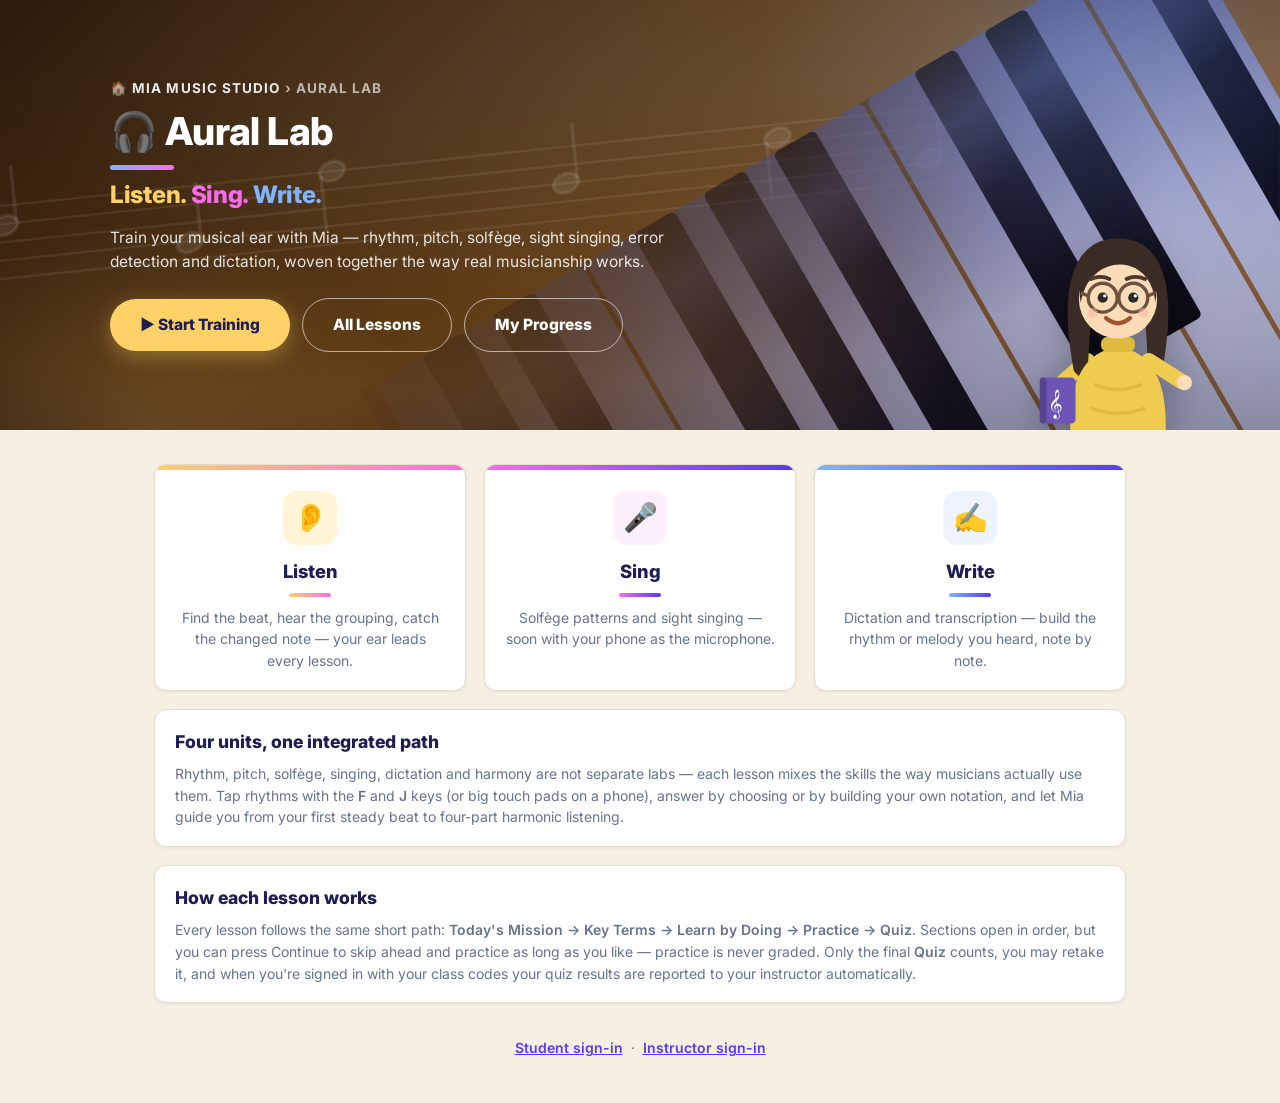
<file: index.html>
<!DOCTYPE html>
<html lang="en">
<head>
<meta charset="UTF-8">
<meta name="viewport" content="width=device-width, initial-scale=1.0">
<title>Aural Lab</title>
<link rel="stylesheet" href="css/style.css?v=008">
<style>
.hero{color:#fff;text-align:left;position:relative;overflow:hidden;
  display:flex;flex-direction:column;justify-content:center;min-height:max(36vh,430px);padding:44px 24px;
  /* Aural Lab identity: BROWN hero (matches the hub card color);
     geometry = the HUB hero exactly (only the color changes between pages) */
  background:linear-gradient(135deg,#2b1a0c 0%,#6b4418 55%,#b07840 100%)}
.hero .inner{max-width:1060px;margin:0 auto;width:100%;position:relative;z-index:1;
  display:block;padding:0} /* al-header's flex-row header layout must not apply to the landing hero */
/* same diagonal piano-keys hero art as the hub and the other labs (overrides al-header's arc art) */
.hero::before{content:"";position:absolute;inset:0;z-index:0;pointer-events:none;background:url("data:image/svg+xml;utf8,<svg xmlns='http://www.w3.org/2000/svg' width='900' height='260' viewBox='0 0 900 260' preserveAspectRatio='xMaxYMid slice'><defs><radialGradient id='glow' cx='0.68' cy='0.2' r='0.55'><stop offset='0' stop-color='%237fb4ff' stop-opacity='0.10'/><stop offset='1' stop-color='%237fb4ff' stop-opacity='0'/></radialGradient><radialGradient id='vig' cx='0.42' cy='0.4' r='0.85'><stop offset='0.6' stop-color='%23070926' stop-opacity='0'/><stop offset='1' stop-color='%23070926' stop-opacity='0.38'/></radialGradient><linearGradient id='wk' x1='0' y1='0' x2='0' y2='1'><stop offset='0' stop-color='%23767cbe'/><stop offset='0.45' stop-color='%23c3c8ef'/><stop offset='1' stop-color='%23f0f2ff'/></linearGradient><linearGradient id='bk' x1='0' y1='0' x2='0' y2='1'><stop offset='0' stop-color='%2305060f'/><stop offset='0.18' stop-color='%23343a68'/><stop offset='0.4' stop-color='%230b0d24'/><stop offset='1' stop-color='%2305060f'/></linearGradient><linearGradient id='amb' x1='0' y1='0' x2='1' y2='1'><stop offset='0' stop-color='%230a0c2e' stop-opacity='0.6'/><stop offset='0.55' stop-color='%230a0c2e' stop-opacity='0.15'/><stop offset='1' stop-color='%230a0c2e' stop-opacity='0'/></linearGradient><linearGradient id='fadeG' x1='0' y1='0' x2='1' y2='0.6'><stop offset='0' stop-color='%23000000' stop-opacity='0'/><stop offset='0.35' stop-color='%23ffffff' stop-opacity='0.3'/><stop offset='0.7' stop-color='%23ffffff' stop-opacity='0.9'/><stop offset='1' stop-color='%23ffffff'/></linearGradient><mask id='fade'><rect x='330' y='-80' width='700' height='420' fill='url(%23fadeG)'/></mask></defs><rect width='900' height='260' fill='url(%23glow)'/><g stroke='%23ffffff' stroke-opacity='0.08' stroke-width='1.4' transform='rotate(-6 400 130)'><line x1='20' y1='96' x2='740' y2='96'/><line x1='20' y1='107' x2='740' y2='107'/><line x1='20' y1='118' x2='740' y2='118'/><line x1='20' y1='129' x2='740' y2='129'/><line x1='20' y1='140' x2='740' y2='140'/></g><g fill='%23ffffff' fill-opacity='0.09' stroke='%23ffffff' stroke-opacity='0.09' stroke-width='2.2' transform='rotate(-6 400 130)'><ellipse cx='130' cy='108' rx='8' ry='5.6' transform='rotate(-18 130 108)'/><line x1='137' y1='106' x2='137' y2='72'/><ellipse cx='240' cy='130' rx='8' ry='5.6' transform='rotate(-18 240 130)'/><line x1='247' y1='128' x2='247' y2='94'/><ellipse cx='330' cy='96' rx='8' ry='5.6' transform='rotate(-18 330 96)'/><line x1='323' y1='98' x2='323' y2='132'/><ellipse cx='470' cy='118' rx='8' ry='5.6' transform='rotate(-18 470 118)'/><line x1='477' y1='116' x2='477' y2='82'/><ellipse cx='600' cy='104' rx='8' ry='5.6' transform='rotate(-18 600 104)'/><line x1='593' y1='106' x2='593' y2='140'/><ellipse cx='690' cy='126' rx='8' ry='5.6' transform='rotate(-18 690 126)'/><line x1='697' y1='124' x2='697' y2='90'/></g><g transform='rotate(-30 900 320)' mask='url(%23fade)'><rect x='470' y='-30' width='46' height='360' rx='4' fill='url(%23wk)'/><rect x='519' y='-30' width='46' height='360' rx='4' fill='url(%23wk)'/><rect x='568' y='-30' width='46' height='360' rx='4' fill='url(%23wk)'/><rect x='617' y='-30' width='46' height='360' rx='4' fill='url(%23wk)'/><rect x='666' y='-30' width='46' height='360' rx='4' fill='url(%23wk)'/><rect x='715' y='-30' width='46' height='360' rx='4' fill='url(%23wk)'/><rect x='764' y='-30' width='46' height='360' rx='4' fill='url(%23wk)'/><rect x='813' y='-30' width='46' height='360' rx='4' fill='url(%23wk)'/><rect x='862' y='-30' width='46' height='360' rx='4' fill='url(%23wk)'/><rect x='911' y='-30' width='46' height='360' rx='4' fill='url(%23wk)'/><rect x='960' y='-30' width='46' height='360' rx='4' fill='url(%23wk)'/><rect x='1009' y='-30' width='46' height='360' rx='4' fill='url(%23wk)'/><rect x='503' y='-30' width='29' height='215' rx='3.5' fill='url(%23bk)'/><rect x='552' y='-30' width='29' height='215' rx='3.5' fill='url(%23bk)'/><rect x='650' y='-30' width='29' height='215' rx='3.5' fill='url(%23bk)'/><rect x='699' y='-30' width='29' height='215' rx='3.5' fill='url(%23bk)'/><rect x='748' y='-30' width='29' height='215' rx='3.5' fill='url(%23bk)'/><rect x='846' y='-30' width='29' height='215' rx='3.5' fill='url(%23bk)'/><rect x='895' y='-30' width='29' height='215' rx='3.5' fill='url(%23bk)'/><rect x='993' y='-30' width='29' height='215' rx='3.5' fill='url(%23bk)'/><rect x='1042' y='-30' width='29' height='215' rx='3.5' fill='url(%23bk)'/><rect x='460' y='-30' width='640' height='380' fill='url(%23amb)'/></g><rect width='900' height='260' fill='url(%23vig)'/></svg>") right center/cover no-repeat}
.hero .eyebrow{font-size:13.5px;font-weight:700;letter-spacing:.08em;text-transform:uppercase;
  color:rgba(255,255,255,.65);margin-bottom:10px}
.hero h1{font-size:2.4rem;font-weight:800;letter-spacing:-.6px;margin-bottom:6px}
.hero .tagline{font-size:1.5rem;font-weight:800;margin-bottom:12px;letter-spacing:-.3px}
.hero .tagline .c1{color:var(--gold)}.hero .tagline .c2{color:var(--pink)}
.hero .tagline .c3{color:var(--sky)}.hero .tagline .c4{color:#9ef0c0}
.mia-hero{position:absolute;right:6%;bottom:-12px;width:170px;z-index:1;
  filter:drop-shadow(0 8px 18px rgba(0,0,0,.30))}
@media(max-width:900px){.mia-hero{display:none}}
.hero h1::after{content:"";display:block;width:64px;height:5px;border-radius:3px;
  background:linear-gradient(90deg,var(--sky),var(--pink));margin:12px 0 0}
.hero p{max-width:600px;margin:0 0 24px;color:rgba(255,255,255,.88)}
.hero .btns{display:flex;gap:12px;justify-content:flex-start;flex-wrap:wrap;align-items:center}
/* language selector rides small at the end of the button row (moved there by
   the inline script below; Piano-style 3-button row + compact language pill) */
.hero .btns .lang-sel{font-size:12.5px;padding:7px 12px;margin-left:2px}
.hero .btns a{display:inline-block;background:var(--gold);color:var(--brand-dark);font-weight:800;
  padding:14px 30px;border-radius:9999px;box-shadow:0 6px 20px rgba(255,209,102,.35);
  transition:transform .12s,box-shadow .2s;text-decoration:none}
.hero .btns a:hover{background:#ffc247;transform:translateY(-2px)}
.hero .btns a.ghost{background:transparent;color:#fff;border:1.5px solid rgba(255,255,255,.6);box-shadow:none}
main{max-width:1020px;margin:0 auto;padding:34px 24px 8px}
.how{display:grid;grid-template-columns:repeat(auto-fit,minmax(200px,1fr));gap:18px;margin-top:0}
.how .card{text-align:center;margin-top:0;position:relative;overflow:hidden;padding-top:26px;
  transition:transform .14s,box-shadow .2s}
.how .card::before{content:"";position:absolute;top:0;left:0;right:0;height:5px}
.how .card.s1::before{background:linear-gradient(90deg,var(--gold),var(--pink))}
.how .card.s2::before{background:linear-gradient(90deg,var(--pink),var(--primary))}
.how .card.s3::before{background:linear-gradient(90deg,var(--sky),var(--primary))}
.how .card:hover{transform:translateY(-4px);box-shadow:0 18px 44px rgba(0,55,112,.16)}
.how .ico{width:54px;height:54px;border-radius:14px;margin:0 auto 12px;
  display:flex;align-items:center;justify-content:center;font-size:28px}
.how .card.s1 .ico{background:#fff4d6}
.how .card.s2 .ico{background:#fdeffb}
.how .card.s3 .ico{background:#edf4ff}
.how h2{font-size:1.15rem;font-weight:800;color:var(--brand-dark)}
.how h2::after{content:"";display:block;width:42px;height:4px;border-radius:2px;margin:7px auto 0}
.how .card.s1 h2::after{background:linear-gradient(90deg,var(--gold),var(--pink))}
.how .card.s2 h2::after{background:linear-gradient(90deg,var(--pink),var(--primary))}
.how .card.s3 h2::after{background:linear-gradient(90deg,var(--sky),var(--primary))}
.how p{margin-top:10px;color:var(--muted);font-size:14px}
.wide{margin-top:18px;text-align:left}
footer{text-align:center;padding:26px 16px 44px;color:var(--muted);font-size:14px}
footer a{color:var(--primary);font-weight:600}
@media(max-width:640px){
  .hero{min-height:0;padding:48px 20px 56px}
  .hero h1{font-size:1.8rem}
  .hero .tagline{font-size:1.15rem}
  .hero .btns a{padding:12px 22px}
  main{padding-top:26px}
}
</style>
<link rel="icon" type="image/svg+xml" href="favicon.svg">
</head>
<body>
<div class="hero al-header">
  <div class="inner">
    <div class="eyebrow">🏠 <a href="https://miamusicstudio.com/" style="color:rgba(255,255,255,.9);text-decoration:none" title="Mia Music Studio home">Mia Music Studio</a> › Aural Lab</div>
    <h1>🎧 Aural Lab</h1>
    <p class="tagline" data-i18n-html="landing.tagline"></p>
    <p data-i18n="landing.lead"></p>
    <div class="btns">
      <a href="lessons/aural-u1-l1.html" data-i18n="landing.start"></a>
      <a class="ghost" href="lessons.html" data-i18n="toc.title"></a>
      <a class="ghost" href="student.html" data-i18n="nav.myProgress"></a>
    </div>
  </div>
  <svg class="mia-hero" viewBox="10 8 100 126" aria-hidden="true"><use href="#miaShape"/></svg>
</div>
<main>
  <div class="how">
    <div class="card s1"><div class="ico">👂</div><h2 data-i18n="landing.card.listen.t"></h2><p data-i18n="landing.card.listen.b"></p></div>
    <div class="card s2"><div class="ico">🎤</div><h2 data-i18n="landing.card.sing.t"></h2><p data-i18n="landing.card.sing.b"></p></div>
    <div class="card s3"><div class="ico">✍️</div><h2 data-i18n="landing.card.write.t"></h2><p data-i18n="landing.card.write.b"></p></div>
  </div>
  <div class="card wide">
    <h2 style="font-size:1.1rem;font-weight:800;color:var(--brand-dark)" data-i18n="landing.path.t"></h2>
    <p style="margin-top:8px;color:var(--muted);font-size:14px" data-i18n-html="landing.path.b"></p>
  </div>
  <div class="card wide">
    <h2 style="font-size:1.1rem;font-weight:800;color:var(--brand-dark)" data-i18n="landing.how.t"></h2>
    <p style="margin-top:8px;color:var(--muted);font-size:14px" data-i18n-html="landing.how.b"></p>
  </div>
</main>
<footer>
  <a href="student.html" data-i18n="footer.student"></a> &nbsp;·&nbsp;
  <a href="teacher.html" data-i18n="footer.teacher"></a>
</footer>
<script src="js/config.js?v=008"></script>
<script src="locales/en.js?v=008"></script>
<script src="locales/es.js?v=008"></script>
<script src="locales/ko.js?v=008"></script>
<script src="js/i18n.js?v=008"></script>
<script src="js/mia.js?v=008"></script>
<script>
ALI18N.apply(); ALMia.defs();
/* tuck the auto-mounted language selector into the hero button row */
window.addEventListener("DOMContentLoaded",function(){
  ALI18N.mountSwitcher();
  var s=document.getElementById("langSel"), b=document.querySelector(".hero .btns");
  if(s&&b) b.appendChild(s);
});
</script>
</body>
</html>
</file>
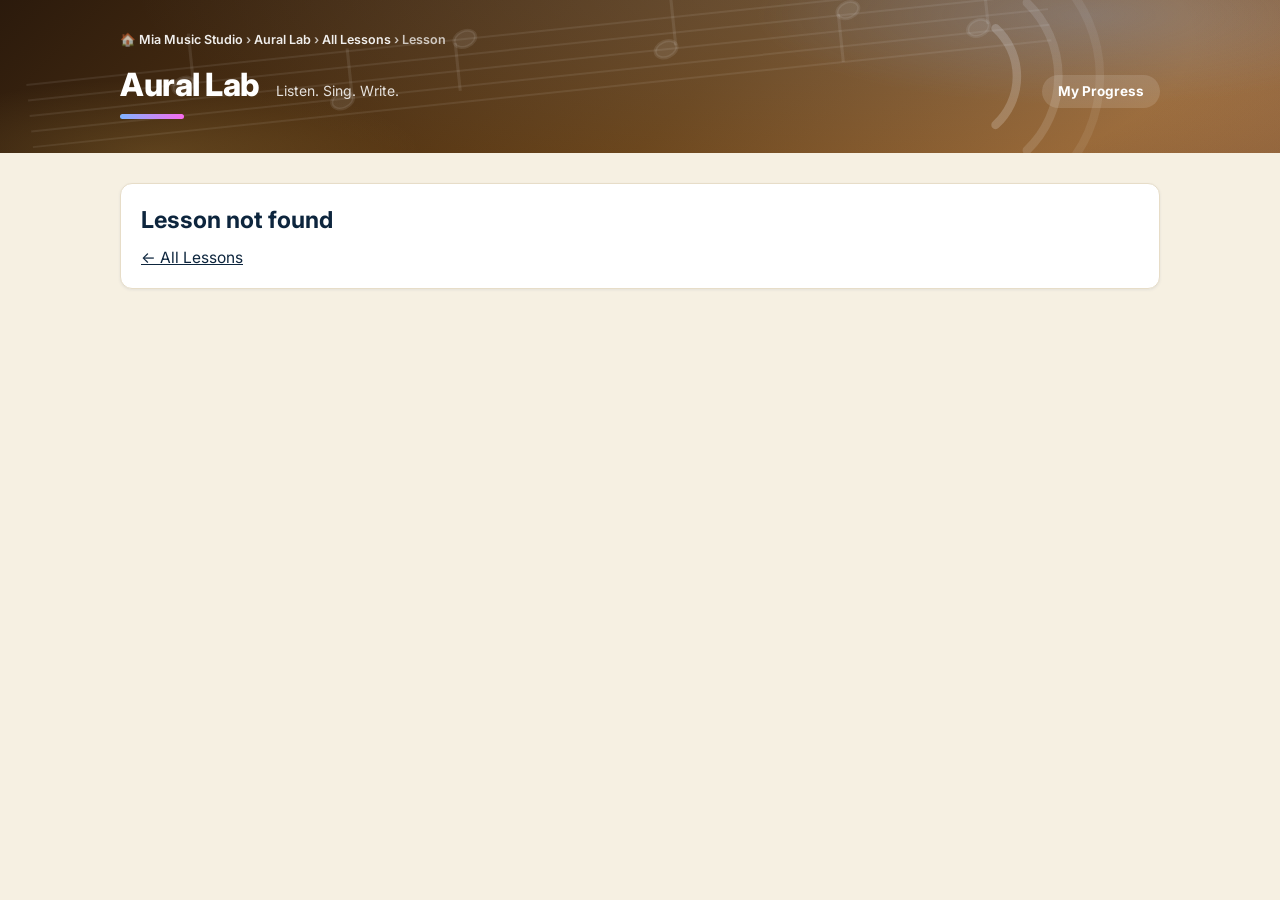
<file: lesson.html>
<!DOCTYPE html>
<html lang="en">
<head>
<meta charset="UTF-8">
<meta name="viewport" content="width=device-width, initial-scale=1.0">
<title>Aural Lab</title>
<link rel="stylesheet" href="css/style.css?v=008">
<link rel="icon" type="image/svg+xml" href="favicon.svg">
</head>
<body>
<header class="al-header">
  <div class="inner">
    <nav class="crumbs">🏠 <a href="https://miamusicstudio.com/">Mia Music Studio</a> › <a href="index.html">Aural Lab</a> › <a href="lessons.html" data-i18n="toc.title">All Lessons</a> › <span id="crumbLesson">Lesson</span></nav>
    <h1 id="appName"></h1>
    <span class="sub" data-i18n="app.subtitle"></span>
    <a class="hdr-link" href="student.html" data-i18n="nav.myProgress"></a>
  </div>
</header>
<main class="al-main" id="app"></main>
<script src="js/config.js?v=008"></script>
<script src="locales/en.js?v=008"></script>
<script src="locales/es.js?v=008"></script>
<script src="locales/ko.js?v=008"></script>
<script src="js/i18n.js?v=008"></script>
<script src="locales/curriculum.es.js?v=008"></script>
<script src="js/mia.js?v=008"></script>
<script src="js/curriculum.js?v=008"></script>
<script src="js/lesson-nav.js?v=008"></script>
<script>
/* Placeholder page for lessons that are PLANNED but not built yet. It shows
   the real curriculum metadata (so students and the instructor can see where
   the course is going) and says clearly that the lesson is not available —
   a placeholder is never presented as a completed lesson. */
(function(){
  document.getElementById("appName").textContent=AL_CONFIG.APP_NAME;
  ALI18N.apply(); ALMia.defs();
  const id=new URLSearchParams(location.search).get("id");
  const l=id&&AL_CURRICULUM.byId[id];
  const app=document.getElementById("app");
  if(!l){
    app.innerHTML=`<div class="card"><h2>${t("lesson.notFound")}</h2>
      <p style="margin-top:8px"><a href="lessons.html">${t("lesson.backToc")}</a></p></div>`;
    return;
  }
  if(l.status==="ready"){ location.replace(l.route); return; }
  const LT=f=>AL_CURRICULUM.text(l,f);
  const LTx=(x,f)=>AL_CURRICULUM.text(x,f);
  document.title=l.num+" "+LT("title")+" · "+AL_CONFIG.APP_NAME;
  const skillCls={"Rhythm":"sk-rhythm","Pitch":"","Solfège":"sk-solfege","Singing":"sk-singing",
    "Dictation":"sk-dictation","Harmony":"sk-harmony","Error Detection":"sk-error","Transcription":"sk-dictation"};
  app.innerHTML=`
  <section class="lesson-head card">
    <div class="crumb">${t("lesson.crumb",{u:l.unit,n:l.num})}</div>
    <h2>${LT("title")}</h2>
    <p class="desc">${LT("desc")}</p>
    <div class="skill-tags">${l.skills.map(s=>`<span class="skill-tag ${skillCls[s]||""}">${t("skill."+s)}</span>`).join("")}
      ${l.track==="major"?`<span class="track-tag">${t("track.major")}</span>`:""}</div>
    ${ALMia.strip("miaTip","mia-strip-sm")}
    <p class="lets-try"><b>${t("lesson.letsTryLabel")}</b> “${LT("letsTry")}”</p>
  </section>
  <div class="ph-banner">🚧 ${t("lesson.placeholder")}</div>
  <nav id="lessonNav"></nav>`;
  ALMia.say("miaTip","<b>"+t("lesson.miaTipLabel")+"</b> “"+LT("tip")+"”");
  ALLessonNav.mount("lessonNav",l.id,"");
})();
</script>
</body>
</html>
</file>
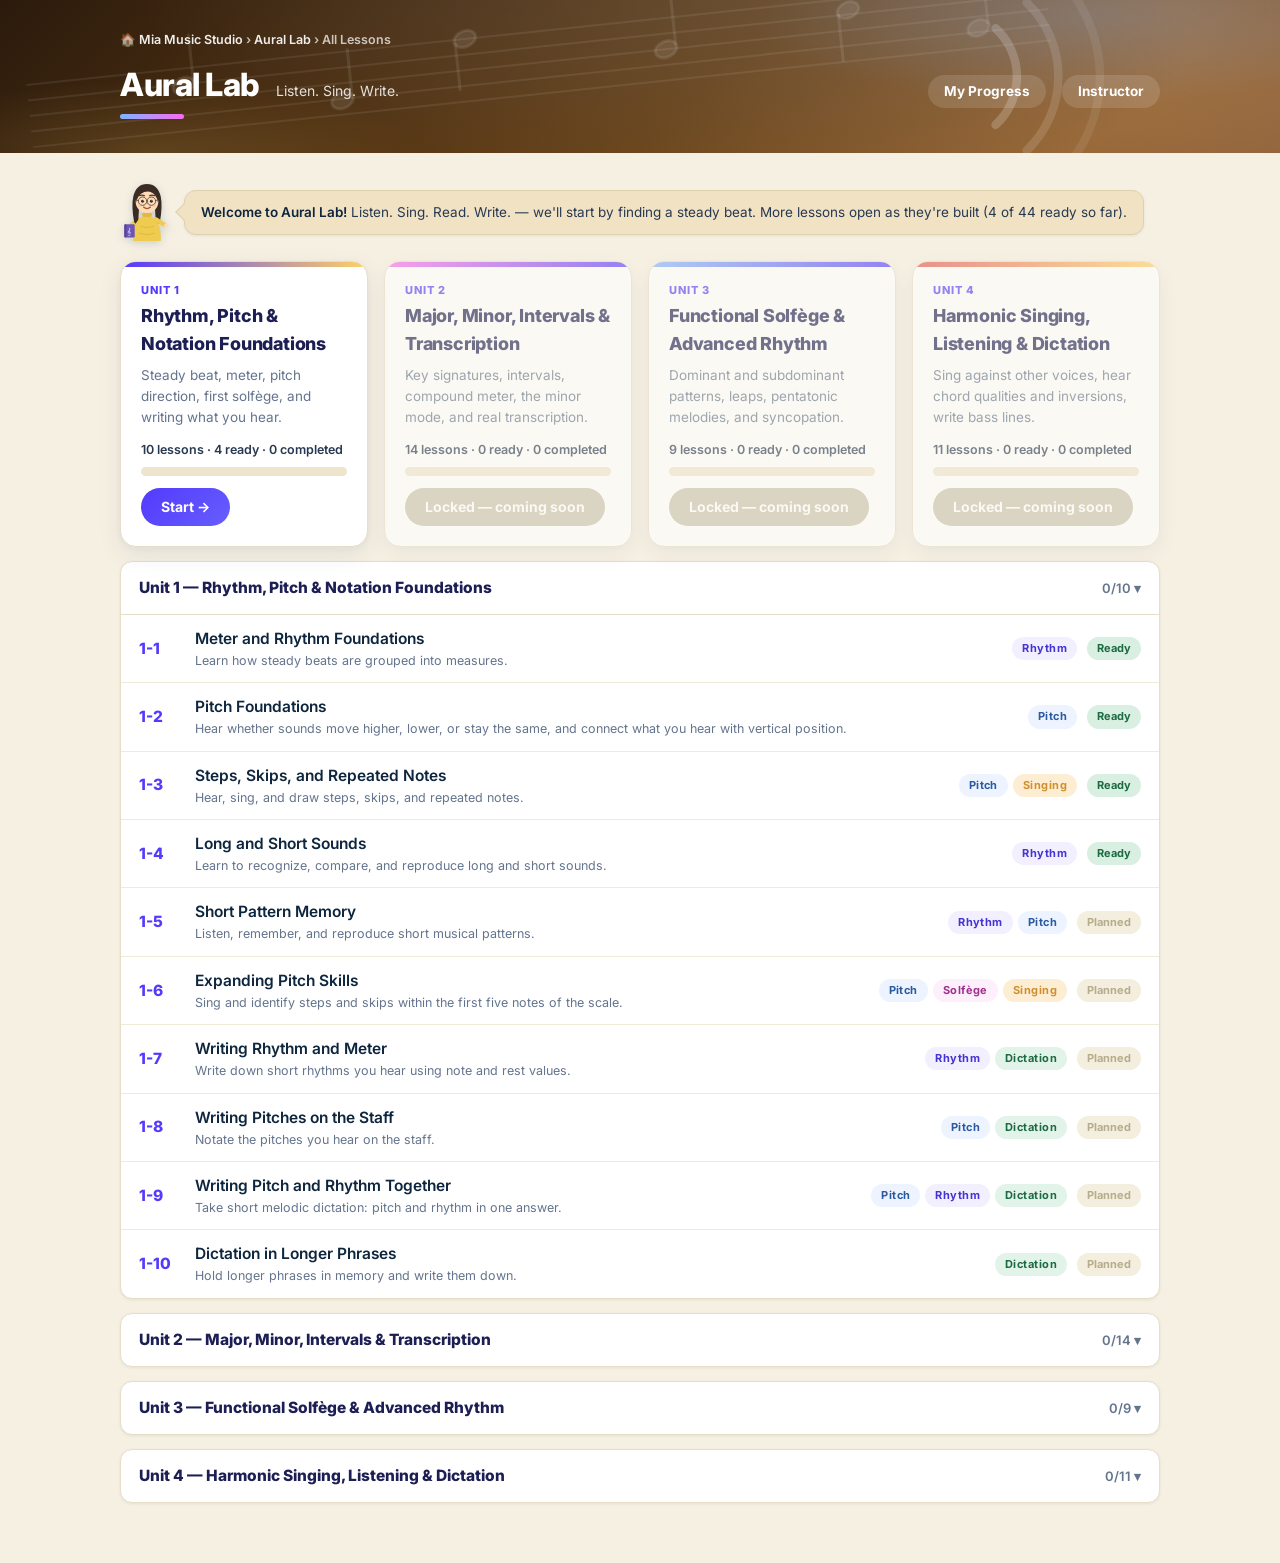
<file: lessons.html>
<!DOCTYPE html>
<html lang="en">
<head>
<meta charset="UTF-8">
<meta name="viewport" content="width=device-width, initial-scale=1.0">
<title>All Lessons · Aural Lab</title>
<link rel="stylesheet" href="css/style.css?v=008">
<link rel="icon" type="image/svg+xml" href="favicon.svg">
</head>
<body>
<header class="al-header">
  <div class="inner">
    <nav class="crumbs">🏠 <a href="https://miamusicstudio.com/">Mia Music Studio</a> › <a href="index.html">Aural Lab</a> › <span data-i18n="toc.title">All Lessons</span></nav>
    <h1 id="appName"></h1>
    <span class="sub" data-i18n="app.subtitle"></span>
    <a class="hdr-link" href="student.html" data-i18n="nav.myProgress"></a>
    <a class="hdr-link" href="teacher.html" data-i18n="nav.instructor"></a>
  </div>
</header>
<main class="al-main">
  <div id="miaWelcome"></div>
  <div class="unit-cards" id="unitCards"></div>
  <div id="unitGroups"></div>
</main>
<script src="js/config.js?v=008"></script>
<script src="locales/en.js?v=008"></script>
<script src="locales/es.js?v=008"></script>
<script src="locales/ko.js?v=008"></script>
<script src="js/i18n.js?v=008"></script>
<script src="locales/curriculum.es.js?v=008"></script>
<script src="js/mia.js?v=008"></script>
<script src="js/curriculum.js?v=008"></script>
<script src="js/progress.js?v=008"></script>
<script src="js/lms.js?v=008"></script>
<script>
(function(){
  document.title=t("toc.title")+" · "+AL_CONFIG.APP_NAME;
  document.getElementById("appName").textContent=AL_CONFIG.APP_NAME;
  ALI18N.apply();
  ALMia.defs();

  const skillCls={"Rhythm":"sk-rhythm","Pitch":"","Solfège":"sk-solfege","Singing":"sk-singing",
    "Dictation":"sk-dictation","Harmony":"sk-harmony","Error Detection":"sk-error","Transcription":"sk-dictation"};
  const tSkill=s=>t("skill."+s);
  const tags=l=>l.skills.map(s=>`<span class="skill-tag ${skillCls[s]||""}">${tSkill(s)}</span>`).join("")+
    (l.track==="major"?` <span class="track-tag">${t("track.major")}</span>`:"");
  const LT=(l,f)=>AL_CURRICULUM.text(l,f), UT=(u,f)=>AL_CURRICULUM.unitText(u,f);

  const done=id=>ALProgress.status(id)==="completed";
  const started=id=>ALProgress.status(id)==="progress";

  /* Mia welcome */
  document.getElementById("miaWelcome").innerHTML=
    ALMia.strip("miaHello","mia-strip-sm");
  const readyCount=AL_CURRICULUM.lessons.filter(l=>l.status==="ready").length;
  ALMia.say("miaHello",t("toc.welcome",{r:readyCount,n:AL_CURRICULUM.lessons.length}));

  /* unit cards */
  const cards=AL_CURRICULUM.units.map(u=>{
    const ls=AL_CURRICULUM.unitLessons(u.unit);
    const dn=ls.filter(l=>done(l.id)).length;
    const pct=ls.length?Math.round(100*dn/ls.length):0;
    const ready=ls.filter(l=>l.status==="ready");
    const next=ls.find(l=>l.status==="ready"&&!done(l.id))||ready[0];
    const hasReady=ready.length>0;
    return `<div class="unit-card u${u.unit}${hasReady?"":" locked"}">
      <div class="u-num">${t("unit.label",{u:u.unit})}</div>
      <h3>${UT(u,"title")}</h3>
      <p>${UT(u,"desc")}</p>
      <div class="u-meta">${t("unit.meta",{n:ls.length,r:ready.length,d:dn})}</div>
      <div class="u-bar"><div class="u-fill" style="width:${pct}%"></div></div>
      ${hasReady
        ?`<a class="btn" href="${next.route}">${dn>0?t("unit.continue"):t("unit.start")} →</a>`
        :`<span class="btn">${t("unit.locked")}</span>`}
    </div>`;
  }).join("");
  document.getElementById("unitCards").innerHTML=cards;

  /* per-unit lesson lists */
  document.getElementById("unitGroups").innerHTML=AL_CURRICULUM.units.map(u=>{
    const ls=AL_CURRICULUM.unitLessons(u.unit);
    const dn=ls.filter(l=>done(l.id)).length;
    return `<div class="unit-group${u.unit===1?" open":""}">
      <div class="unit-head" onclick="this.parentElement.classList.toggle('open')">
        <span>${t("unit.label",{u:u.unit})} — ${UT(u,"title")}</span>
        <span class="uh-meta">${dn}/${ls.length} <span class="arr">▾</span></span>
      </div>
      <div class="unit-body">`+
      ls.map(l=>{
        const st=done(l.id)?`<span class="toc-done">✓ ${t("status.completed")}</span>`
               :started(l.id)?`<span class="toc-part">${t("status.progress")}</span>`:"";
        const pill=l.status==="ready"
          ?`<span class="pill-ready">${t("pill.ready")}</span>`:`<span class="pill-soon">${t("pill.planned")}</span>`;
        return `<a class="lesson-link" href="${l.route}">
          <span class="lnum">${l.num}</span>
          <span class="ttl">${LT(l,"title")}<small>${LT(l,"desc")}</small></span>
          <span class="tags">${tags(l)}</span> ${pill} ${st}</a>`;
      }).join("")+`</div></div>`;
  }).join("");
})();
</script>
</body>
</html>
</file>
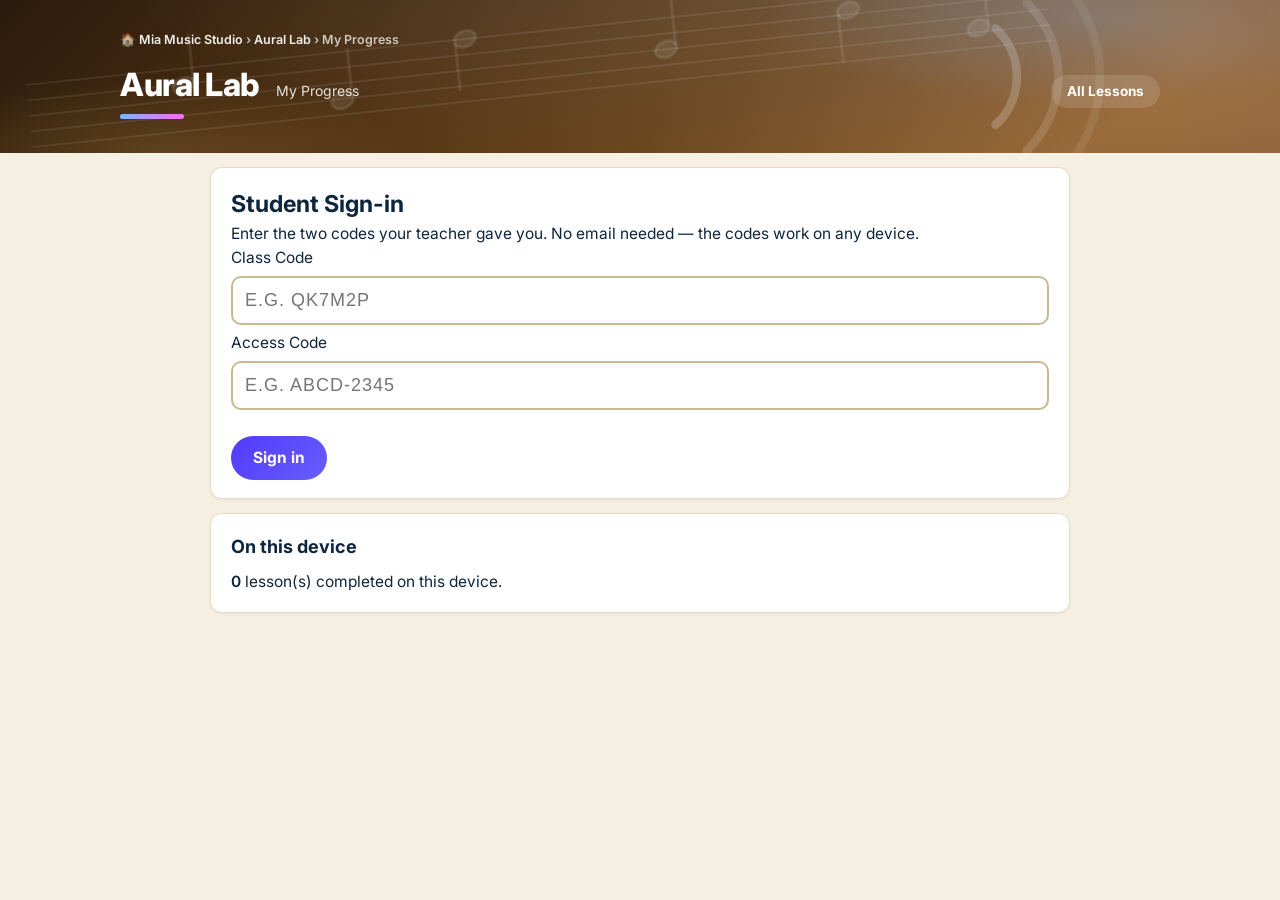
<file: student.html>
<!DOCTYPE html>
<html lang="en">
<head>
<meta charset="UTF-8">
<meta name="viewport" content="width=device-width, initial-scale=1.0">
<title>My Progress · Aural Lab</title>
<link rel="stylesheet" href="css/style.css?v=008">
<style>
.sd-wrap{max-width:900px;margin:0 auto;padding:0 20px 60px}
.sd-card{background:#fff;border:1px solid var(--hairline);border-radius:12px;box-shadow:var(--shadow);padding:18px 20px;margin:14px 0}
.sd-login input{font-size:18px;padding:12px;border:2px solid var(--hairline-input);border-radius:10px;width:100%;
  box-sizing:border-box;margin:6px 0;text-transform:uppercase;letter-spacing:1px}
.sd-login button,.sd-card button{min-height:44px;font:inherit;font-weight:700;cursor:pointer;border:none;
  border-radius:9999px;padding:10px 22px;background:linear-gradient(135deg,#533afd,#665efd);color:#fff}
.sd-card button.ghost{background:#fff;color:var(--primary);border:1px solid var(--hairline)}
.sd-bar{background:#eee5cd;border-radius:9999px;height:12px;overflow:hidden}
.sd-fill{background:linear-gradient(90deg,#533afd,#8b5cf6);height:100%;border-radius:9999px}
.sd-unit h3{margin:0 0 6px;font-size:15.5px;display:flex;justify-content:space-between;gap:8px;flex-wrap:wrap;cursor:pointer;color:var(--brand-dark)}
.sd-pages{display:none;margin-top:10px;border-top:1px dashed var(--hairline);padding-top:8px}
.sd-unit.open .sd-pages{display:block}
.sd-row{display:flex;align-items:center;gap:8px;padding:7px 2px;border-bottom:1px solid #f2ecd9;font-size:13.5px;flex-wrap:wrap}
.sd-row .st{width:20px;text-align:center;flex:none}
.sd-row .ttl{flex:1 1 200px;min-width:150px}
.sd-row .res{color:var(--muted);font-size:12.5px;flex:1 1 150px;font-feature-settings:"tnum"}
.sd-row a{flex:none;padding:6px 12px;border:1.5px solid var(--primary);border-radius:9999px;color:var(--primary);
  text-decoration:none;font-weight:700;font-size:12.5px}
.sd-done{color:var(--correct)}.sd-prog{color:var(--accent-dark)}.sd-not{color:#999}
.sd-err{color:#b91c1c;font-weight:700;min-height:20px}
</style>
<link rel="icon" type="image/svg+xml" href="favicon.svg">
</head>
<body>
<header class="al-header"><div class="inner">
  <nav class="crumbs">🏠 <a href="https://miamusicstudio.com/">Mia Music Studio</a> › <a href="index.html">Aural Lab</a> › My Progress</nav>
  <h1 id="appName"></h1>
  <span class="sub" data-i18n="sd.title"></span>
  <a class="hdr-link" href="lessons.html" data-i18n="toc.title"></a>
</div></header>
<main class="sd-wrap" id="app"><div class="sd-card">…</div></main>
<script src="js/config.js?v=008"></script>
<script src="locales/en.js?v=008"></script>
<script src="locales/es.js?v=008"></script>
<script src="locales/ko.js?v=008"></script>
<script src="js/i18n.js?v=008"></script>
<script src="locales/curriculum.es.js?v=008"></script>
<script src="js/curriculum.js?v=008"></script>
<script src="js/progress.js?v=008"></script>
<script src="js/lms.js?v=008"></script>
<script>
(function(){
  document.title=t("sd.title")+" · "+AL_CONFIG.APP_NAME;
  document.getElementById("appName").textContent=AL_CONFIG.APP_NAME;
  ALI18N.apply();
  const app=document.getElementById("app");
  const fmt=d=>d?new Date(d).toLocaleDateString(ALI18N.lang(),{year:"numeric",month:"long",day:"numeric"}):"";
  const pct=(a,b)=>b?Math.round(100*a/b):0;
  const lessons=AL_CURRICULUM.lessons;
  const LT=(l,f)=>AL_CURRICULUM.text(l,f), UT=(u,f)=>AL_CURRICULUM.unitText(u,f);

  if(!ALTrack.enabled){
    app.innerHTML=`<div class="sd-card"><h2>${t("sd.notSetup.t")}</h2>
      <p>${t("sd.notSetup.b")}</p>${localCard()}</div>`; return;
  }
  if(!ALTrack.session()){ renderLogin(); return; }
  load();

  /* on-device progress summary (shown alongside or without a session) */
  function localCard(){
    const dn=lessons.filter(l=>ALProgress.status(l.id)==="completed").length;
    return `<p style="margin-top:10px">${t("sd.onDeviceN",{d:"<b>"+dn+"</b>"})}</p>`;
  }
  function renderLogin(msg){
    app.innerHTML=`<div class="sd-card sd-login"><h2>${t("sd.signin")}</h2>
      <p>${t("sd.codesHint")}</p>
      <label>${t("sd.classCode")}<input id="cc" autocomplete="off" placeholder="e.g. QK7M2P"></label>
      <label>${t("sd.accessCode")}<input id="ac" autocomplete="off" placeholder="e.g. ABCD-2345"></label>
      <p class="sd-err" id="err">${msg||""}</p>
      <button id="go">${t("sd.signinBtn")}</button></div>
      <div class="sd-card"><h3 style="margin:0 0 4px">${t("sd.onDevice")}</h3>${localCard()}</div>`;
    document.getElementById("go").onclick=async()=>{
      const b=document.getElementById("go"); b.disabled=true; b.textContent=t("sd.signingIn");
      try{
        const r=await ALTrack.login(document.getElementById("cc").value.trim(),
                                    document.getElementById("ac").value.trim());
        if(r.ok) load();
        else { document.getElementById("err").textContent=r.message||t("sd.failed"); b.disabled=false; b.textContent=t("sd.signinBtn"); }
      }catch(e){ document.getElementById("err").textContent=t("sd.noServer"); b.disabled=false; b.textContent=t("sd.signinBtn"); }
    };
  }
  async function load(){
    app.innerHTML=`<div class="sd-card">${t("sd.loading")}</div>`;
    let data;
    try{ data=await ALTrack.progress(); }
    catch(e){ app.innerHTML=`<div class="sd-card"><p class="sd-err">${t("sd.offline")}</p>
        <button onclick="location.reload()">${t("sd.tryAgain")}</button>
        <button class="ghost" onclick="if(ALTrack.logout())location.reload()">${t("sd.signout")}</button></div>`; return; }
    if(!data||!data.ok){ ALTrack.logout(false); return renderLogin(t("sd.expired")); }
    render(data);
  }
  function render(data){
    const P={}; (data.progress||[]).forEach(p=>{ if(p.course===ALTrack.COURSE) P[String(p.item)]=p; });
    const doneCount=lessons.filter(l=>(P[String(l.item)]||{}).status==="completed").length;
    const s=ALTrack.session();
    const cls=(data.classes&&data.classes[0])||{name:s.class};
    let html=`<div class="sd-card">
      <h2 style="margin:0 0 4px">${s.name} <span style="font-weight:400;color:var(--muted);font-size:14px">· ${cls.name} · ${AL_CURRICULUM.courseTitle}</span></h2>
      <p style="margin:6px 0">${t("sd.completedOf",{d:"<b>"+doneCount+"</b>",n:lessons.length,p:pct(doneCount,lessons.length)})}</p>
      <div class="sd-bar"><div class="sd-fill" style="width:${pct(doneCount,lessons.length)}%"></div></div>
      <p style="margin:12px 0 0"><button class="ghost" onclick="if(ALTrack.logout())location.reload()">${t("sd.signout")}</button></p>
    </div>`;
    AL_CURRICULUM.units.forEach(u=>{
      const uls=AL_CURRICULUM.unitLessons(u.unit);
      const ud=uls.filter(l=>(P[String(l.item)]||{}).status==="completed").length;
      html+=`<div class="sd-card sd-unit">
        <h3 onclick="this.parentElement.classList.toggle('open')"><span>${t("unit.label",{u:u.unit})} — ${UT(u,"title")}</span>
          <span style="font-weight:600;color:var(--muted)">${ud}/${uls.length} · ${pct(ud,uls.length)}%</span></h3>
        <div class="sd-bar"><div class="sd-fill" style="width:${pct(ud,uls.length)}%"></div></div>
        <div class="sd-pages">`+
        uls.map(l=>{
          const r=P[String(l.item)]||{}; const st=r.status||"not_started";
          const icon=st==="completed"?'<span class="st sd-done">✅</span>':st==="in_progress"?'<span class="st sd-prog">🟡</span>':'<span class="st sd-not">⬜</span>';
          const res=l.status==="ready"?t("sd.practiced",{n:r.lbdAttempts||0}):t("sd.plannedRow");
          return `<div class="sd-row">${icon}
            <span class="ttl"><b>${l.num}</b> ${LT(l,"title")}</span>
            <span class="res">${res}${r.completedAt?` · ${t("sd.done",{d:fmt(r.completedAt)})}`:""}</span>
            <a href="${l.route}">${st==="completed"?t("sd.review"):t("sd.open")}</a></div>`;
        }).join("")+`</div></div>`;
    });
    app.innerHTML=html;
  }
})();
</script>
</body>
</html>
</file>
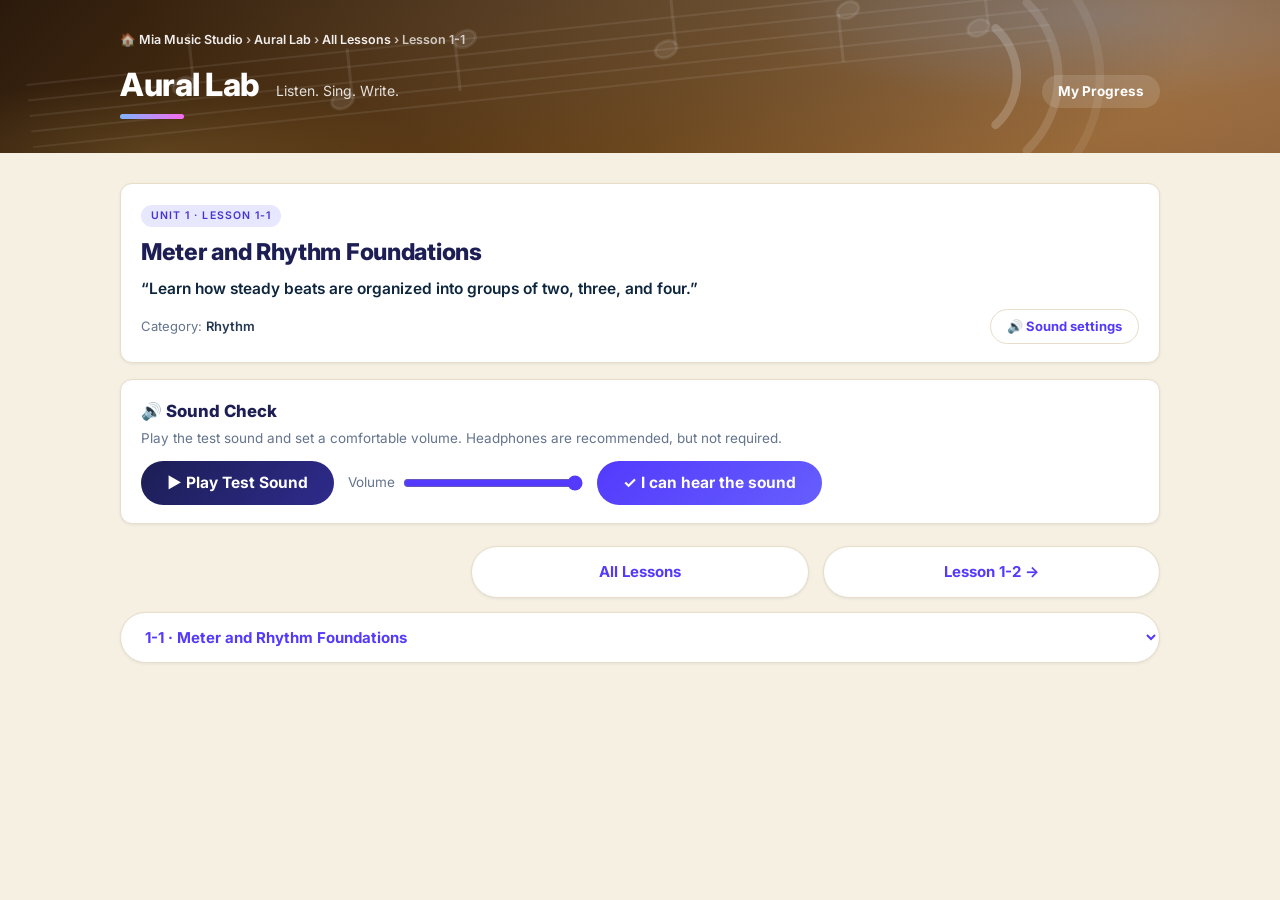
<file: lessons/aural-u1-l1.html>
<!DOCTYPE html>
<html lang="en">
<head>
<meta charset="UTF-8">
<meta name="viewport" content="width=device-width, initial-scale=1.0">
<title>1-1 Meter and Rhythm Foundations · Aural Lab</title>
<link rel="stylesheet" href="../css/style.css?v=008">
<link rel="icon" type="image/svg+xml" href="../favicon.svg">
</head>
<body>
<header class="al-header">
  <div class="inner">
    <nav class="crumbs">&#127968; <a href="https://miamusicstudio.com/">Mia Music Studio</a> &#8250; <a href="../index.html">Aural Lab</a> &#8250; <a href="../lessons.html" data-i18n="toc.title">All Lessons</a> &#8250; Lesson 1-1</nav>
    <h1 id="appName"></h1>
    <span class="sub" data-i18n="app.subtitle"></span>
    <a class="hdr-link" href="../student.html" data-i18n="nav.myProgress"></a>
  </div>
</header>
<main class="al-main">

  <section class="lesson-head card">
    <div class="crumb" id="lessonCrumb"></div>
    <h2 id="lessonTitle"></h2>
    <p class="desc" id="lessonSummary"></p>
    <div class="hdr-meta" style="justify-content:space-between;align-items:center">
      <span id="hdrMeta"></span>
      <button class="btn ghost sm sc-btn" id="btnSound" type="button"></button>
    </div>
  </section>

  <div id="soundHost"></div>

  <div id="sections"></div>

  <nav id="lessonNav"></nav>

</main>
<script src="../js/config.js?v=022"></script>
<script src="../locales/en.js?v=022"></script>
<script src="../locales/es.js?v=022"></script>
<script src="../locales/ko.js?v=022"></script>
<script src="../js/i18n.js?v=022"></script>
<script src="../locales/curriculum.es.js?v=022"></script>
<script src="../js/mia.js?v=022"></script>
<script src="../js/audio.js?v=022"></script>
<script src="../js/rhythm-input.js?v=022"></script>
<script src="../js/curriculum.js?v=022"></script>
<script src="../js/lesson-nav.js?v=022"></script>
<script src="../js/progress.js?v=022"></script>
<script src="../js/lms.js?v=022"></script>
<script src="../js/rhythm-activities.js?v=022"></script>
<script src="../js/lesson-engine.js?v=022"></script>
<script>
document.getElementById("appName").textContent=AL_CONFIG.APP_NAME;
ALI18N.apply(); ALMia.defs();
</script>
<script src="../js/lesson-u1-l1.js?v=022"></script>
</body>
</html>
</file>
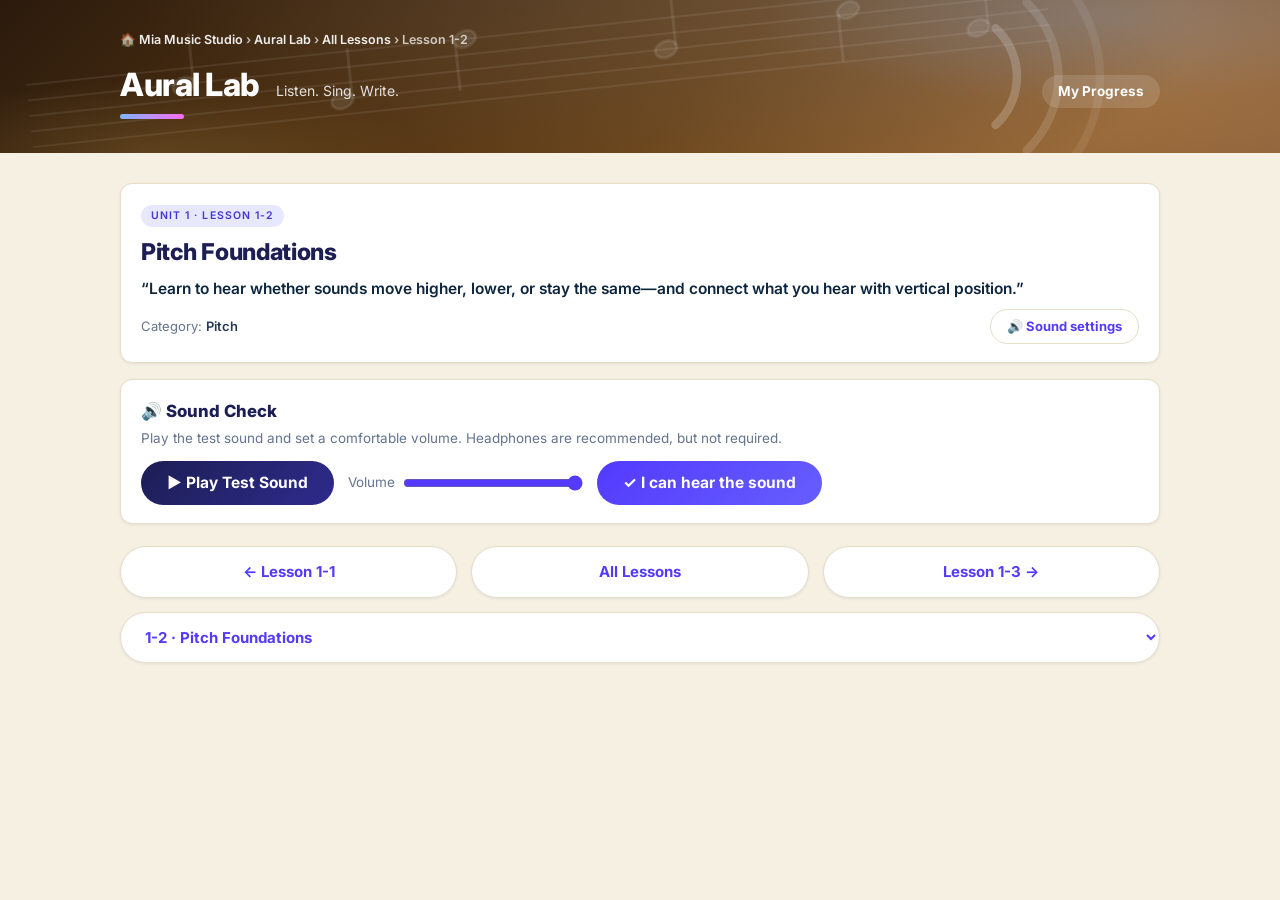
<file: lessons/aural-u1-l2.html>
<!DOCTYPE html>
<html lang="en">
<head>
<meta charset="UTF-8">
<meta name="viewport" content="width=device-width, initial-scale=1.0">
<title>1-2 Pitch Foundations · Aural Lab</title>
<link rel="stylesheet" href="../css/style.css?v=008">
<link rel="icon" type="image/svg+xml" href="../favicon.svg">
</head>
<body>
<header class="al-header">
  <div class="inner">
    <nav class="crumbs">&#127968; <a href="https://miamusicstudio.com/">Mia Music Studio</a> &#8250; <a href="../index.html">Aural Lab</a> &#8250; <a href="../lessons.html" data-i18n="toc.title">All Lessons</a> &#8250; Lesson 1-2</nav>
    <h1 id="appName"></h1>
    <span class="sub" data-i18n="app.subtitle"></span>
    <a class="hdr-link" href="../student.html" data-i18n="nav.myProgress"></a>
  </div>
</header>
<main class="al-main">

  <section class="lesson-head card">
    <div class="crumb" id="lessonCrumb"></div>
    <h2 id="lessonTitle"></h2>
    <p class="desc" id="lessonSummary"></p>
    <div class="hdr-meta" style="justify-content:space-between;align-items:center">
      <span id="hdrMeta"></span>
      <button class="btn ghost sm sc-btn" id="btnSound" type="button"></button>
    </div>
  </section>

  <div id="soundHost"></div>

  <div id="sections"></div>

  <nav id="lessonNav"></nav>

</main>
<script src="../js/config.js?v=022"></script>
<script src="../locales/en.js?v=022"></script>
<script src="../locales/es.js?v=022"></script>
<script src="../locales/ko.js?v=022"></script>
<script src="../js/i18n.js?v=022"></script>
<script src="../locales/curriculum.es.js?v=022"></script>
<script src="../js/mia.js?v=022"></script>
<script src="../js/audio.js?v=022"></script>
<script src="../js/rhythm-input.js?v=022"></script>
<script src="../js/curriculum.js?v=022"></script>
<script src="../js/lesson-nav.js?v=022"></script>
<script src="../js/progress.js?v=022"></script>
<script src="../js/lms.js?v=022"></script>
<script src="../js/rhythm-activities.js?v=022"></script>
<script src="../js/pitch-activities.js?v=022"></script>
<script src="../js/lesson-engine.js?v=022"></script>
<script>
document.getElementById("appName").textContent=AL_CONFIG.APP_NAME;
ALI18N.apply(); ALMia.defs();
</script>
<script src="../js/lesson-u1-l2.js?v=022"></script>
</body>
</html>
</file>
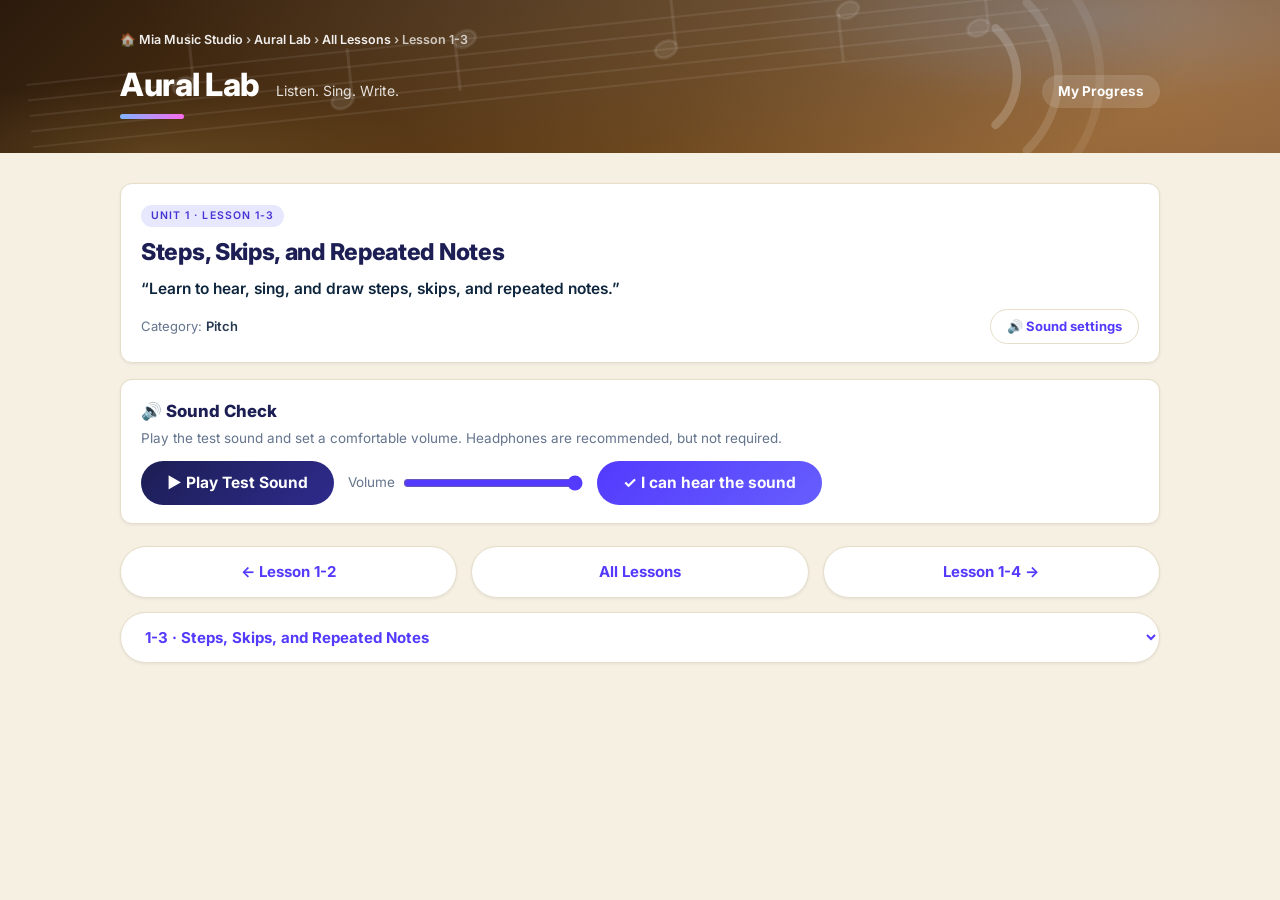
<file: lessons/aural-u1-l3.html>
<!DOCTYPE html>
<html lang="en">
<head>
<meta charset="UTF-8">
<meta name="viewport" content="width=device-width, initial-scale=1.0">
<title>1-3 Steps, Skips, and Repeated Notes · Aural Lab</title>
<link rel="stylesheet" href="../css/style.css?v=008">
<link rel="icon" type="image/svg+xml" href="../favicon.svg">
</head>
<body>
<header class="al-header">
  <div class="inner">
    <nav class="crumbs">&#127968; <a href="https://miamusicstudio.com/">Mia Music Studio</a> &#8250; <a href="../index.html">Aural Lab</a> &#8250; <a href="../lessons.html" data-i18n="toc.title">All Lessons</a> &#8250; Lesson 1-3</nav>
    <h1 id="appName"></h1>
    <span class="sub" data-i18n="app.subtitle"></span>
    <a class="hdr-link" href="../student.html" data-i18n="nav.myProgress"></a>
  </div>
</header>
<main class="al-main">

  <section class="lesson-head card">
    <div class="crumb" id="lessonCrumb"></div>
    <h2 id="lessonTitle"></h2>
    <p class="desc" id="lessonSummary"></p>
    <div class="hdr-meta" style="justify-content:space-between;align-items:center">
      <span id="hdrMeta"></span>
      <button class="btn ghost sm sc-btn" id="btnSound" type="button"></button>
    </div>
  </section>

  <div id="soundHost"></div>

  <div id="sections"></div>

  <nav id="lessonNav"></nav>

</main>
<script src="../js/config.js?v=022"></script>
<script src="../locales/en.js?v=022"></script>
<script src="../locales/es.js?v=022"></script>
<script src="../locales/ko.js?v=022"></script>
<script src="../js/i18n.js?v=022"></script>
<script src="../locales/curriculum.es.js?v=022"></script>
<script src="../js/mia.js?v=022"></script>
<script src="../js/audio.js?v=022"></script>
<script src="../js/rhythm-input.js?v=022"></script>
<script src="../js/curriculum.js?v=022"></script>
<script src="../js/lesson-nav.js?v=022"></script>
<script src="../js/progress.js?v=022"></script>
<script src="../js/lms.js?v=022"></script>
<script src="../js/rhythm-activities.js?v=022"></script>
<script src="../js/pitch-activities.js?v=022"></script>
<script src="../js/pitch-grid.js?v=022"></script>
<script src="../js/pitch3-activities.js?v=022"></script>
<script src="../js/lesson-engine.js?v=022"></script>
<script>
document.getElementById("appName").textContent=AL_CONFIG.APP_NAME;
ALI18N.apply(); ALMia.defs();
</script>
<script src="../js/lesson-u1-l3.js?v=022"></script>
</body>
</html>
</file>
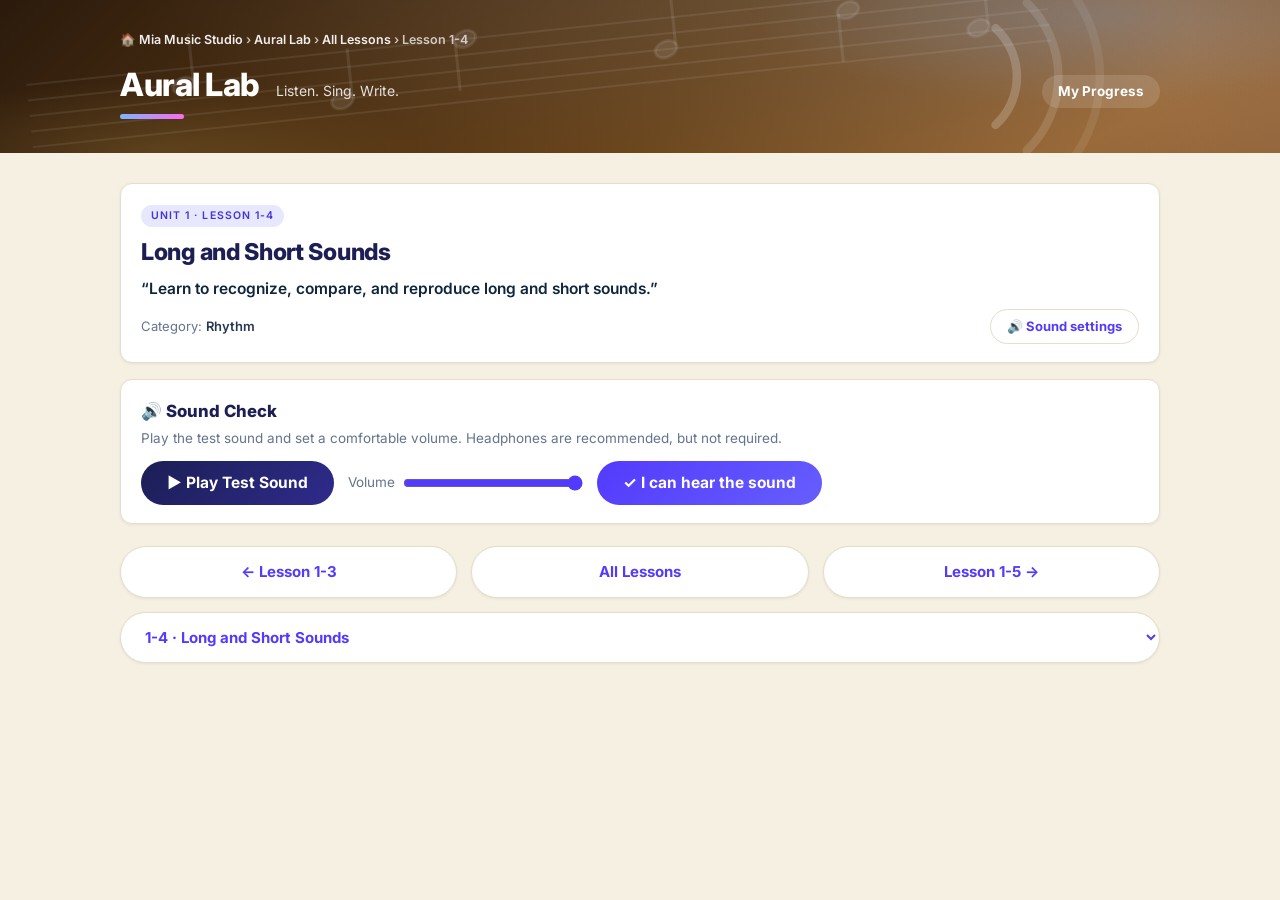
<file: lessons/aural-u1-l4.html>
<!DOCTYPE html>
<html lang="en">
<head>
<meta charset="UTF-8">
<meta name="viewport" content="width=device-width, initial-scale=1.0">
<title>1-4 Long and Short Sounds · Aural Lab</title>
<link rel="stylesheet" href="../css/style.css?v=008">
<link rel="icon" type="image/svg+xml" href="../favicon.svg">
</head>
<body>
<header class="al-header">
  <div class="inner">
    <nav class="crumbs">&#127968; <a href="https://miamusicstudio.com/">Mia Music Studio</a> &#8250; <a href="../index.html">Aural Lab</a> &#8250; <a href="../lessons.html" data-i18n="toc.title">All Lessons</a> &#8250; Lesson 1-4</nav>
    <h1 id="appName"></h1>
    <span class="sub" data-i18n="app.subtitle"></span>
    <a class="hdr-link" href="../student.html" data-i18n="nav.myProgress"></a>
  </div>
</header>
<main class="al-main">

  <section class="lesson-head card">
    <div class="crumb" id="lessonCrumb"></div>
    <h2 id="lessonTitle"></h2>
    <p class="desc" id="lessonSummary"></p>
    <div class="hdr-meta" style="justify-content:space-between;align-items:center">
      <span id="hdrMeta"></span>
      <button class="btn ghost sm sc-btn" id="btnSound" type="button"></button>
    </div>
  </section>

  <div id="soundHost"></div>

  <div id="sections"></div>

  <nav id="lessonNav"></nav>

</main>
<script src="../js/config.js?v=023"></script>
<script src="../locales/en.js?v=023"></script>
<script src="../locales/es.js?v=023"></script>
<script src="../locales/ko.js?v=023"></script>
<script src="../js/i18n.js?v=023"></script>
<script src="../locales/curriculum.es.js?v=023"></script>
<script src="../js/mia.js?v=023"></script>
<script src="../js/audio.js?v=023"></script>
<script src="../js/rhythm-input.js?v=023"></script>
<script src="../js/curriculum.js?v=023"></script>
<script src="../js/lesson-nav.js?v=023"></script>
<script src="../js/progress.js?v=023"></script>
<script src="../js/lms.js?v=023"></script>
<script src="../js/rhythm-activities.js?v=023"></script>
<script src="../js/duration-activities.js?v=023"></script>
<script src="../js/lesson-engine.js?v=023"></script>
<script>
document.getElementById("appName").textContent=AL_CONFIG.APP_NAME;
ALI18N.apply(); ALMia.defs();
</script>
<script src="../js/lesson-u1-l4.js?v=023"></script>
</body>
</html>
</file>
<file: css/style.css>
/* Aural Lab — stylesheet aligned with the Mia Music Studio design system
   (same visual language as Piano Lab / Music Fundamentals): indigo CTA
   #533afd used sparingly, ink-navy text #0d253d (never black), cream
   background, gradient-mesh header band, pill buttons, hairline cards with
   blue-tinted shadows, Inter. */
@import url('https://fonts.googleapis.com/css2?family=Inter:wght@300;400;500;600;800&display=swap');

:root{
  --primary:#533afd; --primary-dark:#4434d4; --primary-press:#2e2b8c; --primary-soft:#665efd;
  --primary-subtle:#b9b9f9; --brand-dark:#1c1e54;
  --ink:#0d253d; --ink-2:#273951; --muted:#64748d;
  --accent:#E8A33D; --accent-dark:#cf8f2e;
  --correct:#2E8B57; --wrong:#ea2261; --done:#9aa6b8;
  --bg:#f6f0e2; --card:#ffffff; --cream:#f1e2c4; --hairline:#e7ddc8; --hairline-input:#c9b98f;
  --lh:var(--accent-dark); --rh:var(--primary);
  --sky:#7fb4ff; --gold:#ffd166; --pink:#f96bee;
  --radius:12px;
  --shadow:0 1px 3px rgba(0,55,112,.08);
  --shadow-2:0 8px 24px rgba(0,55,112,.08), 0 2px 6px rgba(0,55,112,.04);
}
*{box-sizing:border-box;margin:0;padding:0}
/* font stack ready for English, Spanish and future Korean: Latin (incl.
   Spanish diacritics) renders in Inter; Korean falls through to Noto Sans
   KR / system Korean fonts. Load the Noto Sans KR webfont when ko ships. */
body{font-family:Inter,"SF Pro Display",-apple-system,"Segoe UI",Roboto,"Noto Sans",
  "Noto Sans KR","Malgun Gothic","Apple SD Gothic Neo",sans-serif;
  background:var(--bg);color:var(--ink);font-size:15.5px;line-height:1.55}
b,strong{font-weight:600}
a{color:inherit}

/* header — same hero art family as the studio: deep navy-indigo gradient,
   faint tilted staff + notes, glow + vignette (headphone-listening variant:
   no piano keys, a soft sound-wave arc instead) */
.al-header{color:#fff;position:relative;overflow:hidden;
  /* Aural Lab identity: BROWN (matches the front door) */
  background:linear-gradient(135deg,#2b1a0c 0%,#6b4418 55%,#b07840 100%)}
.al-header::before{
  content:"";position:absolute;inset:0;z-index:0;pointer-events:none;
  background:url("data:image/svg+xml;utf8,<svg xmlns='http://www.w3.org/2000/svg' width='900' height='260' viewBox='0 0 900 260' preserveAspectRatio='xMaxYMid slice'><defs><radialGradient id='glow' cx='0.7' cy='0.25' r='0.6'><stop offset='0' stop-color='%237fb4ff' stop-opacity='0.14'/><stop offset='1' stop-color='%237fb4ff' stop-opacity='0'/></radialGradient><radialGradient id='vig' cx='0.42' cy='0.4' r='0.85'><stop offset='0.6' stop-color='%23070926' stop-opacity='0'/><stop offset='1' stop-color='%23070926' stop-opacity='0.38'/></radialGradient></defs><rect width='900' height='260' fill='url(%23glow)'/><g stroke='%23ffffff' stroke-opacity='0.08' stroke-width='1.4' transform='rotate(-6 400 130)'><line x1='20' y1='96' x2='740' y2='96'/><line x1='20' y1='107' x2='740' y2='107'/><line x1='20' y1='118' x2='740' y2='118'/><line x1='20' y1='129' x2='740' y2='129'/><line x1='20' y1='140' x2='740' y2='140'/></g><g fill='%23ffffff' fill-opacity='0.09' stroke='%23ffffff' stroke-opacity='0.09' stroke-width='2.2' transform='rotate(-6 400 130)'><ellipse cx='130' cy='108' rx='8' ry='5.6' transform='rotate(-18 130 108)'/><line x1='137' y1='106' x2='137' y2='72'/><ellipse cx='240' cy='130' rx='8' ry='5.6' transform='rotate(-18 240 130)'/><line x1='247' y1='128' x2='247' y2='94'/><ellipse cx='330' cy='96' rx='8' ry='5.6' transform='rotate(-18 330 96)'/><line x1='323' y1='98' x2='323' y2='132'/><ellipse cx='470' cy='118' rx='8' ry='5.6' transform='rotate(-18 470 118)'/><line x1='477' y1='116' x2='477' y2='82'/><ellipse cx='600' cy='104' rx='8' ry='5.6' transform='rotate(-18 600 104)'/><line x1='593' y1='106' x2='593' y2='140'/><ellipse cx='690' cy='126' rx='8' ry='5.6' transform='rotate(-18 690 126)'/><line x1='697' y1='124' x2='697' y2='90'/></g><g fill='none' stroke='%23ffffff' stroke-linecap='round' transform='translate(700 130)'><path d='M0 -34 A46 46 0 0 1 0 34' stroke-opacity='0.20' stroke-width='6'/><path d='M22 -52 A72 72 0 0 1 22 52' stroke-opacity='0.13' stroke-width='6'/><path d='M44 -70 A98 98 0 0 1 44 70' stroke-opacity='0.08' stroke-width='6'/></g><rect width='900' height='260' fill='url(%23vig)'/></svg>") right center/cover no-repeat}
.al-header::after{content:"";position:absolute;inset:0;pointer-events:none;background:
  radial-gradient(40% 90% at 85% 10%,rgba(127,180,255,.22),transparent 65%),
  radial-gradient(35% 80% at 12% 100%,rgba(255,209,102,.14),transparent 60%)}
.al-header .inner{max-width:1080px;margin:0 auto;padding:30px 20px 34px;position:relative;z-index:1;
  display:flex;align-items:baseline;gap:16px;flex-wrap:wrap}
.al-header h1{margin:0;font-size:2rem;font-weight:800;letter-spacing:-.5px;line-height:1.15}
.al-header h1 a{text-decoration:none}
.al-header h1::after{content:"";display:block;width:64px;height:5px;border-radius:3px;
  background:linear-gradient(90deg,var(--sky),var(--pink));margin-top:10px}
.al-header .sub{color:rgba(255,255,255,.85);font-size:14px}
.crumbs{width:100%;font-size:12.5px;font-weight:600;color:rgba(255,255,255,.72);margin-bottom:2px}
.crumbs a{color:rgba(255,255,255,.92);text-decoration:none}
.crumbs a:hover{text-decoration:underline}
.hdr-link{margin-left:auto;color:#fff;font-size:13.5px;font-weight:700;
  background:rgba(255,255,255,.13);padding:6px 16px;border-radius:9999px;text-decoration:none}
.hdr-link~.hdr-link{margin-left:0}
.hdr-link:hover{background:rgba(255,255,255,.24)}
/* language selector (auto-mounted in the header by i18n.js) */
.lang-sel{font:600 13px/1.2 Inter,"Noto Sans KR","Malgun Gothic",sans-serif;color:#fff;
  background:rgba(255,255,255,.13);border:1px solid rgba(255,255,255,.35);
  border-radius:9999px;padding:6px 12px;cursor:pointer}
.lang-sel option{color:var(--ink)}
.al-main{max-width:1080px;margin:0 auto;padding:14px 20px 60px}

.card{background:var(--card);border:1px solid var(--hairline);border-radius:var(--radius);
  box-shadow:var(--shadow);padding:18px 20px;margin-top:16px}

/* lesson header block: crumb, title, and the three student-facing fields */
.lesson-head .crumb{display:inline-block;font-size:10.5px;font-weight:600;letter-spacing:.1em;
  text-transform:uppercase;color:var(--primary-dark);background:rgba(185,185,249,.35);
  border-radius:9999px;padding:3px 10px;margin-bottom:8px}
.lesson-head h2{margin:0 0 6px;font-size:1.45rem;font-weight:800;letter-spacing:-.3px;color:var(--brand-dark)}
.lesson-head .desc{margin:0;font-weight:600}
.lesson-head .goal{margin:3px 0 0;color:var(--muted);font-size:13.5px}
.lets-try{margin-top:10px;font-size:14px;color:var(--ink-2)}
.lets-try b{color:var(--primary-dark)}
.skill-tags{display:flex;gap:6px;flex-wrap:wrap;margin-top:10px}
.skill-tag{font-size:11px;font-weight:700;letter-spacing:.04em;padding:3px 10px;border-radius:9999px;
  background:#edf4ff;color:#2b5aa0}
.skill-tag.sk-rhythm{background:#f2effe;color:var(--primary-dark)}
.skill-tag.sk-solfege{background:#fdeffb;color:#a2308f}
.skill-tag.sk-singing{background:#fdeed3;color:var(--accent-dark)}
.skill-tag.sk-dictation{background:#e2f3e9;color:#1d6b42}
.skill-tag.sk-harmony{background:#fdeeee;color:#b23a3a}
.skill-tag.sk-error{background:#f3eedd;color:#8a6d1e}
.track-tag{font-size:11px;font-weight:700;padding:3px 10px;border-radius:9999px;
  background:var(--brand-dark);color:#ffd166}

/* Mia + bubble (never over notation or controls — her own strip) */
.mia-strip{display:flex;align-items:center;gap:12px;margin:14px 2px 0}
.mia-avatar{width:64px;height:78px;flex:none;filter:drop-shadow(0 2px 4px rgba(0,55,112,.18))}
.mia-bubble{position:relative;flex:1;background:#fff;border:1px solid var(--hairline);
  border-radius:12px;box-shadow:var(--shadow);padding:11px 16px;
  font-size:14px;color:var(--muted);min-height:20px}
.mia-bubble::before{content:"";position:absolute;left:-7px;top:50%;
  transform:translateY(-50%) rotate(45deg);width:12px;height:12px;background:#fff;
  border-left:1px solid var(--hairline);border-bottom:1px solid var(--hairline)}
.mia-bubble b{color:var(--ink)}
.mia-strip-sm .mia-avatar{width:50px;height:62px}
.mia-strip-sm .mia-bubble{background:var(--cream);border-color:#ded1b0;flex:0 1 auto;
  font-size:13.5px;color:var(--ink-2)}
.mia-strip-sm .mia-bubble::before{background:var(--cream);border-color:#ded1b0}

/* segmented pills + transport buttons (shared) */
.seg{display:flex;border:1px solid var(--hairline);border-radius:9999px;overflow:hidden;background:#fff}
.seg button{border:0;border-radius:0;background:#fff;color:var(--muted);padding:8px 16px;
  font:inherit;font-size:13.5px;font-weight:600;cursor:pointer;min-height:36px;transition:background .15s}
.seg button+button{border-left:1px solid var(--hairline)}
.seg button.on{background:linear-gradient(135deg,#533afd,#665efd);color:#fff}
.seg button:focus-visible,button:focus-visible,input:focus-visible,select:focus-visible,summary:focus-visible{
  outline:2px solid var(--primary);outline-offset:2px}
a.btn{text-decoration:none;display:inline-flex;align-items:center}
/* buttons/cards must absorb longer Spanish (and future Korean) labels:
   wrap instead of overflowing, no fixed widths */
.btn{white-space:normal;text-align:center}
.btn{font:inherit;font-weight:700;cursor:pointer;border:none;border-radius:9999px;
  min-height:44px;padding:10px 26px;background:linear-gradient(135deg,#533afd,#665efd);color:#fff;
  transition:transform .12s,box-shadow .2s}
.btn:hover{background:linear-gradient(135deg,#4434d4,#533afd);box-shadow:0 4px 14px rgba(83,58,253,.35)}
.btn:active{transform:scale(.97);background:var(--primary-press)}
.btn:disabled{opacity:.4;cursor:default;box-shadow:none;transform:none}
.btn.ghost{background:#fff;color:var(--primary);border:1px solid var(--hairline)}
.btn.ghost:hover{background:#f4f2ff;border-color:var(--primary)}
/* deep-navy Play/Start buttons (Theory Lab .play) */
.btn.dark{background:linear-gradient(135deg,#1c1e54,#2e2b8c)}
.btn.dark:hover{background:linear-gradient(135deg,#23265f,#3a37a8);box-shadow:0 4px 14px rgba(28,30,84,.4)}
/* navy-toned outline (utility buttons: Hear/Undo/Clear/Continue) — keeps the
   lone violet button, "Go to the Quiz", visually distinct */
.btn.ghost.dark{background:#fff;color:#2a2c66;border:1.5px solid #c6c8e6}
.btn.ghost.dark:hover{background:#f0f0fb;border-color:#2e2b8c}
/* fixed-height content area above the transport row, so Play/Next/Continue
   stay anchored in one place across questions of differing heights */
.st-arena{display:flex;flex-direction:column}
/* the button strip is its OWN divided zone at the bottom of the card: a
   hairline separates it from the exercise above, and (with arenaMin set)
   its position never changes between questions */
.act-card .st-transport{border-top:1.5px solid var(--hairline);
  padding-top:14px;margin-top:16px;min-height:60px}
.ctl-row{display:flex;align-items:center;gap:14px;flex-wrap:wrap;justify-content:center;margin-top:12px}
.ctl-row label{display:flex;align-items:center;gap:8px;font-size:13.5px;color:var(--muted)}
.ctl-row input[type=range]{width:140px;accent-color:var(--primary)}
.ctl-row .chk input{width:16px;height:16px;accent-color:var(--primary)}

/* ============ aural components ============ */

/* Ready / Go! cue on the last two count-in beats */
.ready-go{min-height:44px;margin-top:12px;text-align:center;font-weight:800;font-size:30px;
  letter-spacing:.04em;color:var(--primary-dark)}
.ready-go.go{color:var(--correct)}
.ready-go.pop{animation:rg-pop .5s ease-out}
@keyframes rg-pop{0%{transform:scale(.5);opacity:0}45%{transform:scale(1.18);opacity:1}100%{transform:scale(1)}}

/* beat dots — the visual pulse */
.beat-dots{display:flex;gap:14px;justify-content:center;align-items:center;
  min-height:64px;flex-wrap:wrap}
.beat-dot{position:relative;width:34px;height:34px;border-radius:50%;background:#e9e2cf;border:2px solid var(--hairline);
  display:flex;align-items:center;justify-content:center;font-weight:800;font-size:14px;color:var(--muted);
  transition:transform .08s,background .1s}
.beat-dot.strong{width:44px;height:44px;border-color:var(--hairline-input)}
.beat-dot.lit{background:var(--primary-subtle);border-color:var(--primary);color:var(--primary-press);
  transform:scale(1.18)}
.beat-dot.lit.strong{background:var(--primary);color:#fff}
/* Strong/Weak target: a down-arrow points AT the beat in question, so it's
   never ambiguous which beat is being asked about (the ring alone read as
   "same size") */
.beat-dots:has(.picked){padding-top:30px}
.beat-dot.picked{outline:3px solid var(--accent);outline-offset:2px}
.beat-dot.picked::before{content:"";position:absolute;left:50%;top:-26px;transform:translateX(-50%);
  border-left:10px solid transparent;border-right:10px solid transparent;border-top:14px solid var(--accent)}
.beat-dot.good{background:#cfe9da;border-color:var(--correct);color:#1d6b42}
.beat-dot.bad{background:#fbd3e0;border-color:var(--wrong);color:#9d1746}
.beat-dot.hidden-pulse{opacity:.25}

/* tap pads (mobile) — big LEFT / RIGHT touch areas */
.tap-pads{display:flex;gap:12px;margin-top:14px}
.tap-pad{flex:1;min-height:110px;border-radius:16px;border:2px solid var(--hairline);
  display:flex;flex-direction:column;align-items:center;justify-content:center;gap:4px;
  font-weight:800;font-size:15px;letter-spacing:.06em;cursor:pointer;
  user-select:none;-webkit-user-select:none;touch-action:none}
.tap-pad small{font-weight:600;font-size:11.5px;letter-spacing:.02em;color:var(--muted)}
.tap-pad.tp-left{background:#fdf3df;color:var(--accent-dark);border-color:#ecd9ad}
.tap-pad.tp-right{background:#f2effe;color:var(--primary-dark);border-color:#d4cdfb}
.tap-pad.tp-active{transform:scale(.96)}
.tap-pad.tp-active.tp-left{background:var(--accent);color:#fff;border-color:var(--accent-dark)}
.tap-pad.tp-active.tp-left small{color:#fff}
.tap-pad.tp-active.tp-right{background:var(--primary);color:#fff;border-color:var(--primary-dark)}
.tap-pad.tp-active.tp-right small{color:#fff}
.tap-hint{text-align:center;color:var(--muted);font-size:13px;margin-top:8px}
.tap-hint kbd{font-family:inherit;font-weight:800;background:#fff;border:1px solid var(--hairline-input);
  border-bottom-width:3px;border-radius:6px;padding:1px 8px;color:var(--ink)}

/* answer choice buttons */
.choices{display:flex;gap:12px;justify-content:center;flex-wrap:wrap;margin-top:14px}
.choice{font:inherit;font-size:15px;font-weight:700;cursor:pointer;min-height:52px;min-width:110px;
  max-width:100%;white-space:normal;
  border:2px solid var(--hairline);border-radius:14px;background:#fff;color:var(--ink-2);
  padding:10px 22px;transition:transform .1s,box-shadow .15s}
.choice:hover{box-shadow:var(--shadow-2);transform:translateY(-2px)}
.choice.picked{border-color:var(--primary);background:#f2effe;color:var(--primary-dark)}
.choice.good{border-color:var(--correct);background:#e2f3e9;color:#1d6b42}
.choice.bad{border-color:var(--wrong);background:#fdeaf1;color:#9d1746}
.choice:disabled{cursor:default;transform:none;box-shadow:none;opacity:.75}

/* learn flow: stacked activity cards + non-clickable step bar */
.step-bar{display:flex;gap:8px;flex-wrap:wrap;align-items:center;margin-top:14px}
.step-chip{font-size:13px;font-weight:700;color:var(--muted);background:var(--bg);
  border:1px solid var(--hairline);border-radius:9999px;padding:7px 14px}
.step-chip b{display:inline-flex;width:19px;height:19px;border-radius:50%;background:var(--cream);
  color:var(--brand-dark);align-items:center;justify-content:center;font-size:11.5px;margin-right:6px}
.step-chip.done{background:#e2f3e9;border-color:#bfe3cd;color:#1d6b42}
.step-chip.done b{background:var(--correct);color:#fff}
.step-arr{color:var(--hairline-input);font-weight:800}
.act-head{font-size:1.05rem;font-weight:800;color:var(--brand-dark)}
.act-help{margin-top:4px;color:var(--muted);font-size:13.5px}
.step-bar button{font:inherit;cursor:pointer}
.step-chip.lockedchip{opacity:.55;cursor:not-allowed}
.step-note{margin-top:8px;font-size:13px;color:var(--accent-dark);font-weight:600}
/* compact summary card for completed / collapsed activities & questions */
.act-sum{display:flex;align-items:center;gap:12px;flex-wrap:wrap;padding:12px 18px}
.act-sum .sum-ok{color:var(--correct);font-weight:800;font-size:18px}
.act-sum .sum-bad{color:var(--wrong);font-weight:800;font-size:18px}
.act-sum .sum-ttl{font-weight:700;color:var(--brand-dark);flex:1}
.act-sum .sum-score{color:var(--muted);font-weight:700;font-feature-settings:"tnum"}
.btn.sm{min-height:34px;padding:6px 16px;font-size:13px}
/* inline per-card feedback line */
.st-fb{margin-top:10px;font-size:14px;color:var(--ink-2)}
/* stage cards carry placeholder slots for dots/cues/choices/etc. — collapse
   any that are empty so sections that don't use them (Mission, Key Terms)
   have no dead vertical space */
.st-ctl:empty,.ready-go:empty,.beat-dots:empty,.q-dots:empty,
.choices:empty,.st-fb:empty,.st-transport:empty{display:none;margin:0;min-height:0}
.st-fb b{color:var(--ink)}

/* activity tabs */
.act-tabs{display:flex;gap:8px;flex-wrap:wrap;margin-top:16px}
.act-tab{font:inherit;font-size:13.5px;font-weight:700;cursor:pointer;border-radius:9999px;
  border:1px solid var(--hairline);background:#fff;color:var(--muted);padding:9px 18px}
.act-tab.on{background:linear-gradient(135deg,#1c1e54,#2e2b8c);border-color:transparent;color:#fff}
.act-tab .n{display:inline-flex;width:20px;height:20px;border-radius:50%;background:var(--cream);
  color:var(--brand-dark);align-items:center;justify-content:center;font-size:11.5px;margin-right:6px}
.act-tab.on .n{background:rgba(255,255,255,.2);color:#fff}
.act-tab.done .n{background:#cfe9da;color:#1d6b42}

/* results */
.res-grid{display:grid;grid-template-columns:repeat(auto-fit,minmax(130px,1fr));gap:10px;margin-top:12px}
.res-stat{background:var(--cream);border-radius:10px;padding:12px 10px;text-align:center}
.res-stat b{display:block;font-size:24px;font-feature-settings:"tnum";color:var(--brand-dark)}
.res-stat span{font-size:12px;color:var(--ink-2);font-weight:600}
.res-stat.res-good b{color:var(--correct)}
.res-stat.res-warn b{color:var(--accent-dark)}

/* question progress */
.q-dots{display:flex;gap:6px;justify-content:center;margin-top:10px}
.q-dot{width:10px;height:10px;border-radius:50%;background:#e9e2cf;border:1px solid var(--hairline)}
.q-dot.q-now{background:var(--primary-subtle);border-color:var(--primary)}
.q-dot.q-good{background:var(--correct);border-color:var(--correct)}
.q-dot.q-bad{background:var(--wrong);border-color:var(--wrong)}

/* ============ course home (lessons.html) ============ */
.unit-cards{display:grid;grid-template-columns:repeat(auto-fit,minmax(230px,1fr));gap:16px;margin-top:18px}
.unit-card{background:var(--card);border:1px solid var(--hairline);border-radius:16px;
  box-shadow:var(--shadow-2);padding:20px;display:flex;flex-direction:column;position:relative;overflow:hidden}
.unit-card::before{content:"";position:absolute;top:0;left:0;right:0;height:5px}
.unit-card.u1::before{background:linear-gradient(90deg,var(--primary),var(--gold))}
.unit-card.u2::before{background:linear-gradient(90deg,var(--pink),var(--primary))}
.unit-card.u3::before{background:linear-gradient(90deg,var(--sky),var(--primary))}
.unit-card.u4::before{background:linear-gradient(90deg,#e05252,var(--gold))}
.unit-card .u-num{font-size:11px;font-weight:800;letter-spacing:.09em;text-transform:uppercase;color:var(--primary)}
.unit-card h3{margin:3px 0 0;font-size:1.12rem;font-weight:800;color:var(--brand-dark);letter-spacing:-.2px}
.unit-card p{margin:7px 0 12px;color:var(--muted);font-size:13.5px;flex:1}
.unit-card .u-meta{font-size:12.5px;color:var(--ink-2);font-weight:600;margin-bottom:8px}
.u-bar{background:#eee5cd;border-radius:9999px;height:9px;overflow:hidden;margin-bottom:12px}
.u-fill{background:linear-gradient(90deg,#533afd,#8b5cf6);height:100%;border-radius:9999px}
.unit-card .btn{align-self:flex-start;min-height:38px;padding:8px 20px;font-size:14px}
.unit-card.locked{opacity:.6}
.unit-card.locked .btn{background:#c9c2ae;pointer-events:none}

.unit-group{background:var(--card);border:1px solid var(--hairline);border-radius:var(--radius);
  box-shadow:var(--shadow);margin-top:14px;overflow:hidden}
.unit-head{display:flex;justify-content:space-between;align-items:center;cursor:pointer;
  padding:14px 18px;font-weight:800;color:var(--brand-dark)}
.unit-head .uh-meta{font-weight:600;color:var(--muted);font-size:13px}
.unit-head span.arr{transition:transform .15s;color:var(--muted)}
.unit-group.open .unit-head span.arr{transform:rotate(180deg)}
.unit-body{display:none;border-top:1px solid var(--hairline)}
.unit-group.open .unit-body{display:block}
.lesson-link{display:flex;align-items:center;gap:10px;flex-wrap:wrap;
  padding:12px 18px;color:var(--ink);text-decoration:none;border-bottom:1px solid #f0ead8;
  transition:background .12s}
.lesson-link:last-child{border-bottom:0}
.lesson-link:hover{background:var(--bg)}
.lnum{display:inline-block;min-width:46px;font-weight:800;color:var(--primary)}
.lesson-link .ttl{flex:1 1 220px;font-weight:600}
.lesson-link .ttl small{display:block;font-weight:400;color:var(--muted);font-size:12.5px}
.lesson-link .tags{display:flex;gap:5px;flex-wrap:wrap}
.toc-done{color:var(--correct);font-weight:800;font-size:13px}
.toc-part{color:var(--accent-dark);font-weight:800;font-size:13px}
.pill-soon{font-size:11px;font-weight:700;padding:3px 10px;border-radius:9999px;
  background:#f3eedd;color:#b6ac8e}
.pill-ready{font-size:11px;font-weight:700;padding:3px 10px;border-radius:9999px;
  background:#d9efe2;color:#1d6b42}

/* ============ lesson roadmap architecture ============ */
.hdr-meta{display:flex;gap:18px;flex-wrap:wrap;margin-top:8px;font-size:13px;color:var(--muted)}
.hdr-meta b{color:var(--ink-2)}
.hdr-progress{background:#eee5cd;border-radius:9999px;height:8px;overflow:hidden;margin-top:12px}
.hdr-progress>div{background:linear-gradient(90deg,#533afd,#8b5cf6);height:100%;border-radius:9999px;
  transition:width .4s ease}
.sc-btn{margin-left:8px}

/* sound check */
.sound-check .ctl-row{justify-content:flex-start}
.sound-check input[type=range]{width:180px;accent-color:var(--primary)}

/* mission goals */
.ms-goals{margin:12px 0 0;padding-left:22px}
.ms-goals li{margin:6px 0;color:var(--ink-2)}

/* key terms */
.term-row{display:flex;align-items:center;gap:14px;flex-wrap:wrap;
  padding:13px 4px;border-bottom:1px solid #f0ead8}
.term-row:last-of-type{border-bottom:0}
.term-name{flex:0 0 130px;font-weight:800;color:var(--brand-dark)}
.term-def{flex:1 1 220px;color:var(--ink-2);font-size:14px}
.term-vis{display:flex;gap:5px;align-items:center;flex:0 0 auto}
.term-vis .beat-dot{width:16px;height:16px;font-size:0}
.term-vis .beat-dot.strong{width:22px;height:22px}
.term-row .btn.sm{flex:0 0 auto}
.term-row.heard .term-name::after{content:" ✓";color:var(--correct)}

/* beat track — markers travel toward a fixed judgment line */
.beat-track{position:relative;width:100%;flex:1 1 100%;height:88px;background:#fbf7ec;
  border:1px solid var(--hairline);border-radius:12px;overflow:hidden;margin-top:12px}
.bt-line{position:absolute;left:16%;top:8px;bottom:8px;width:3px;border-radius:2px;
  background:var(--primary);opacity:.85}
.bt-marker{position:absolute;top:50%;transform:translate(-50%,-50%);width:26px;height:26px;
  border-radius:50%;background:var(--primary-subtle);border:2px solid var(--primary);
  display:flex;align-items:center;justify-content:center;font-weight:800;font-size:12px;
  color:var(--primary-press)}
.bt-marker.strong{width:36px;height:36px;background:var(--primary);color:#fff}
.bt-marker.count{background:#f1e2c4;border-color:var(--accent);color:var(--accent-dark)}
.bt-pop{position:absolute;left:16%;top:6px;transform:translateX(-50%);font-weight:800;
  font-size:14px;pointer-events:none;animation:rg-pop .5s ease-out}
.bt-pop.p-perfect{color:var(--correct)}
.bt-pop.p-good{color:#4c9a68}
.bt-pop.p-early,.bt-pop.p-late{color:var(--accent-dark)}
.bt-pop.p-miss{color:var(--wrong)}

/* pitch visualization (Lesson 1-2): dots placed at heights matched to pitch */
.pitch-row{position:relative;width:100%;height:64px;margin:4px auto;max-width:360px}
.pitch-dot{position:absolute;width:22px;height:22px;background:var(--primary-subtle);border-color:var(--primary)}
/* pitch ladder (Lesson 1-3): 5 solfège levels, highlight in sync with audio */
.pg-ladder{max-width:300px;margin:6px auto;display:flex;flex-direction:column;gap:6px}
.pg-row{display:flex;align-items:center;gap:12px}
.pg-lbl{flex:0 0 42px;text-align:right;font-weight:800;color:var(--brand-dark);font-size:14px}
.pg-cell{flex:1;height:20px;border-radius:9999px;background:#efe7d3;border:1px solid var(--hairline)}
.pg-cell.lit{background:var(--primary);border-color:var(--primary-press);
  box-shadow:0 0 0 3px var(--primary-subtle)}
/* reserved slot so the grid/reveal never bounces the buttons */
/* width:100% matters: .beat-dots is a flex row, so without it the slot
   shrinks to fit and the drawing grid renders SMALLER than the reveal grid
   of the very same question (instructor: "looks like a different problem") */
.pg-slot{min-height:200px;width:100%;display:flex;align-items:center;justify-content:center}
/* interactive drawing grid */
.pg-draw{margin:6px auto;text-align:center;width:100%}
.pg-draw svg{display:block;margin:0 auto;touch-action:manipulation}
.pg-line{stroke:var(--hairline);stroke-width:1.4}
.pg-slbl{fill:var(--muted);font:700 12px Inter,sans-serif}
.pg-hit{fill:transparent;cursor:pointer}
.pg-hit:hover{fill:rgba(83,58,253,.08)}
.pg-hit:focus-visible{fill:rgba(83,58,253,.14);outline:2px solid var(--primary)}
.pg-path{stroke:var(--primary);stroke-width:2.6;stroke-linejoin:round}
.pg-dot{fill:var(--primary)}
.pg-dot-fixed{fill:var(--accent-dark)}
/* note numbers above each grid column (1 2 3 4 …) */
.pg-colnum{fill:var(--muted);font-size:11px;font-weight:700;text-anchor:middle}
.pg-colnum-fixed{fill:var(--accent-dark)}
/* "given" anchor note — dashed ring + caption so it reads as pre-placed */
.pg-anchor-ring{fill:none;stroke:var(--accent-dark);stroke-width:1.6;stroke-dasharray:3 3;opacity:.8}
.pg-anchor-lbl{fill:var(--accent-dark);font-size:11px;font-weight:800;text-anchor:middle;
  text-transform:uppercase;letter-spacing:.04em}
.pg-path.pg-target{stroke:var(--correct)}
.pg-dot.pg-target{fill:var(--correct)}
/* moving playhead — the orange ball glides between pitches as the model plays */
.pg-play{fill:var(--accent);stroke:var(--accent-dark);stroke-width:1.5;
  filter:drop-shadow(0 0 5px rgba(232,163,61,.75));
  transition:cx .16s ease,cy .16s ease,opacity .2s ease;pointer-events:none}
.pg-play-pulse{animation:pgPlayPulse .28s ease-out}
@keyframes pgPlayPulse{0%{r:13}100%{r:9}}

/* ============ duration bars & echo pad (Lesson 1-4) ============ */
/* duration bars: filled = sound (length ∝ duration), dashed = silence */
.db-bar{fill:var(--primary)}
.db-bar.db-target{fill:var(--correct)}
.db-bar.db-you{fill:var(--primary-subtle,#b9b1fd)}
.db-rest{fill:none;stroke:var(--hairline);stroke-width:1.8}   /* empty box = silence */
.db-tick{stroke:var(--hairline);stroke-width:1;opacity:.55}
.db-pair{display:flex;flex-direction:column;gap:2px;width:100%}
.db-row{display:flex;align-items:center;gap:8px;width:100%}
.db-lbl{flex:0 0 46px;text-align:right;font-size:12px;font-weight:800;color:var(--muted)}
/* echo: numbered response slots + one large press-and-hold pad */
.echo-wrap{width:100%;display:flex;flex-direction:column;align-items:center;gap:12px}
.echo-slots{display:flex;gap:10px;justify-content:center;flex-wrap:wrap}
.echo-slot{min-width:74px;min-height:52px;border:2px dashed var(--hairline);border-radius:12px;
  display:flex;flex-direction:column;align-items:center;justify-content:center;gap:2px;
  background:#fffdf6;transition:background .15s,border-color .15s}
.echo-slot .es-num{font-size:11px;font-weight:800;color:var(--muted)}
.echo-slot .es-fill{font-size:12.5px;font-weight:700;color:var(--primary-dark)}
.echo-slot.lit{border-color:var(--accent);background:#fdf3df}
.echo-slot.filled{border-style:solid;border-color:var(--primary)}
.echo-slot.filled.es-r{border-color:var(--hairline);color:var(--muted)}
.echo-pad{position:relative;overflow:hidden;width:100%;max-width:420px;min-height:110px;
  border-radius:20px;cursor:pointer;
  display:flex;flex-direction:column;align-items:center;justify-content:center;gap:2px;
  background:#efeaff;border:2px solid #cfc6ff;color:var(--primary-dark);
  font-weight:800;font-size:18px;user-select:none;touch-action:none}
.echo-pad small{font-weight:600;font-size:12px;color:var(--muted)}
.echo-pad.held{background:var(--primary);border-color:var(--primary-dark);color:#fff}
.echo-pad.held small{color:#e6e2ff}
/* hold gauge along the pad's bottom edge: the fill grows while you hold;
   passing the mark means "this is now a LONG sound" */
.pad-track{position:absolute;left:0;right:0;bottom:0;height:10px;background:rgba(0,0,0,.08)}
.pad-fill{position:absolute;left:0;top:0;bottom:0;width:0%;background:var(--accent);
  transition:width .05s linear}
.pad-mark{position:absolute;top:-3px;bottom:-3px;width:3px;background:var(--accent-dark);z-index:1}
.echo-slot.preview{border-color:var(--accent);background:#fdf3df}
.echo-slot.preview .es-fill{color:var(--accent-dark)}
/* footnote under the Key Terms list */
.terms-note{margin-top:12px;font-size:13px;color:var(--muted);border-top:1px solid var(--hairline);padding-top:10px}

/* visual shape choices (Match the Pitch Shape) — SVG dot-contours */
.choice.choice-visual{padding:10px 14px;min-height:70px;min-width:120px}
.choice.choice-visual svg{display:block}
.choice.choice-visual.good{background:#e2f3e9}
.choice.choice-visual.bad{background:#fdeaf1}
.choice.choice-visual svg circle{fill:var(--primary)}
.choice.choice-visual.good svg circle{fill:var(--correct)}
.choice.choice-visual.bad svg circle{fill:var(--wrong)}

/* practice / quiz chrome */
.prac-bar{display:flex;gap:12px;align-items:center;flex-wrap:wrap;justify-content:space-between}
.prac-acc{font-size:13px;font-weight:700;color:var(--ink-2);background:var(--cream);
  border-radius:9999px;padding:6px 14px;font-feature-settings:"tnum"}
.quiz-meta{font-size:13px;color:var(--muted);font-weight:600}
.choice.picked{border-color:var(--primary);background:#f2effe;color:var(--primary-dark)}

/* results dashboard */
.done-msg{margin-top:12px;font-size:1.3rem;font-weight:800;color:var(--brand-dark)}
.done-msg .pct{font-size:2rem;color:var(--primary);font-feature-settings:"tnum"}
.done-meta{margin-top:6px;color:var(--muted);font-size:13.5px}
.up-next{margin-top:16px;background:var(--cream);border-radius:12px;padding:14px 18px}
.up-next .un-label{font-size:11px;font-weight:800;letter-spacing:.08em;text-transform:uppercase;color:var(--accent-dark)}
.up-next .un-title{font-weight:800;color:var(--brand-dark);margin-top:2px}
.up-next p{margin-top:4px;color:var(--ink-2);font-size:14px}

/* bottom lesson navigation (Theory Lab style): 3 pills + jump select */
.lesson-nav{display:grid;grid-template-columns:1fr 1fr 1fr;gap:14px;margin-top:22px}
.lnav-pill{display:flex;align-items:center;justify-content:center;text-align:center;
  min-height:52px;padding:10px 14px;background:#fff;border:1px solid var(--hairline);
  border-radius:9999px;box-shadow:var(--shadow);font-weight:700;font-size:15px;
  color:var(--primary);text-decoration:none;transition:transform .12s,box-shadow .15s}
.lnav-pill:hover{transform:translateY(-2px);box-shadow:var(--shadow-2)}
.lnav-off{visibility:hidden}
.lesson-jump{display:block;width:100%;margin-top:14px;
  font:700 15px/1.3 Inter,"Noto Sans KR","Malgun Gothic",sans-serif;color:var(--primary);
  background:#fff;border:1px solid var(--hairline);border-radius:9999px;
  padding:14px 20px;cursor:pointer;box-shadow:var(--shadow)}
@media(max-width:640px){
  .lesson-nav{gap:8px}
  .lnav-pill{font-size:13px;min-height:44px;padding:8px 8px}
}

/* placeholder page */
.ph-banner{margin-top:16px;background:#fdf3df;border:1.5px dashed var(--accent);border-radius:12px;
  padding:14px 18px;color:var(--accent-dark);font-weight:600;font-size:14px}

/* ---- phone layout (portrait) ---- */
@media(max-width:640px){
  .al-header h1{font-size:1.55rem}
  .al-header .inner{padding:22px 16px 26px}
  .al-main{padding:10px 12px 90px}
  .card{padding:16px 15px}
  .act-card{padding:16px 15px}
  .lesson-head h2{font-size:1.25rem}
  /* rhythm dots / beat-track sized for a phone */
  .beat-dot{width:28px;height:28px;font-size:13px}
  .beat-dot.strong{width:36px;height:36px}
  .beat-track{height:96px}
  .bt-marker{width:30px;height:30px}
  .bt-marker.strong{width:40px;height:40px}
  /* the tap pads are the main phone input — make them big and thumb-friendly */
  .tap-pads{gap:10px}
  .tap-pad{min-height:120px;border-radius:18px}
  .tap-pad small{display:none}          /* keep the pad label uncluttered on a phone */
  /* controls & answers stack full-width and stay easy to hit */
  .ctl-row{gap:10px}
  .choices{gap:10px}
  .choice{flex:1 1 100%;min-width:0;min-height:56px}
  /* visual (shape) choices stay side-by-side on phones — stacking three tall
     cards blew past the reserved arena and pushed the button strip */
  .choice.choice-visual{flex:1 1 0;min-width:0;padding:8px 6px;min-height:0}
  .choice.choice-visual svg{width:100%;height:auto;max-width:104px}
  .choice.choice-visual svg.db-choice{max-width:150px}   /* duration bars are wider */
  .echo-pad{min-height:130px}       /* the pad is the main phone input */
  .st-transport .btn{flex:1 1 100%}
  .seg{width:100%}
  .seg button{flex:1}
  /* Mia keeps her place but never crowds the text */
  .mia-strip{gap:9px}
  .mia-avatar{width:44px;height:54px}
  /* bottom nav: 3 pills stay on one row, jump select comfortable */
  .lesson-nav{gap:7px}
  .lnav-pill{font-size:12.5px;padding:8px 6px;min-height:46px}
  .lesson-jump{min-height:48px}
  .res-grid{grid-template-columns:repeat(2,1fr)}
}
</file>
